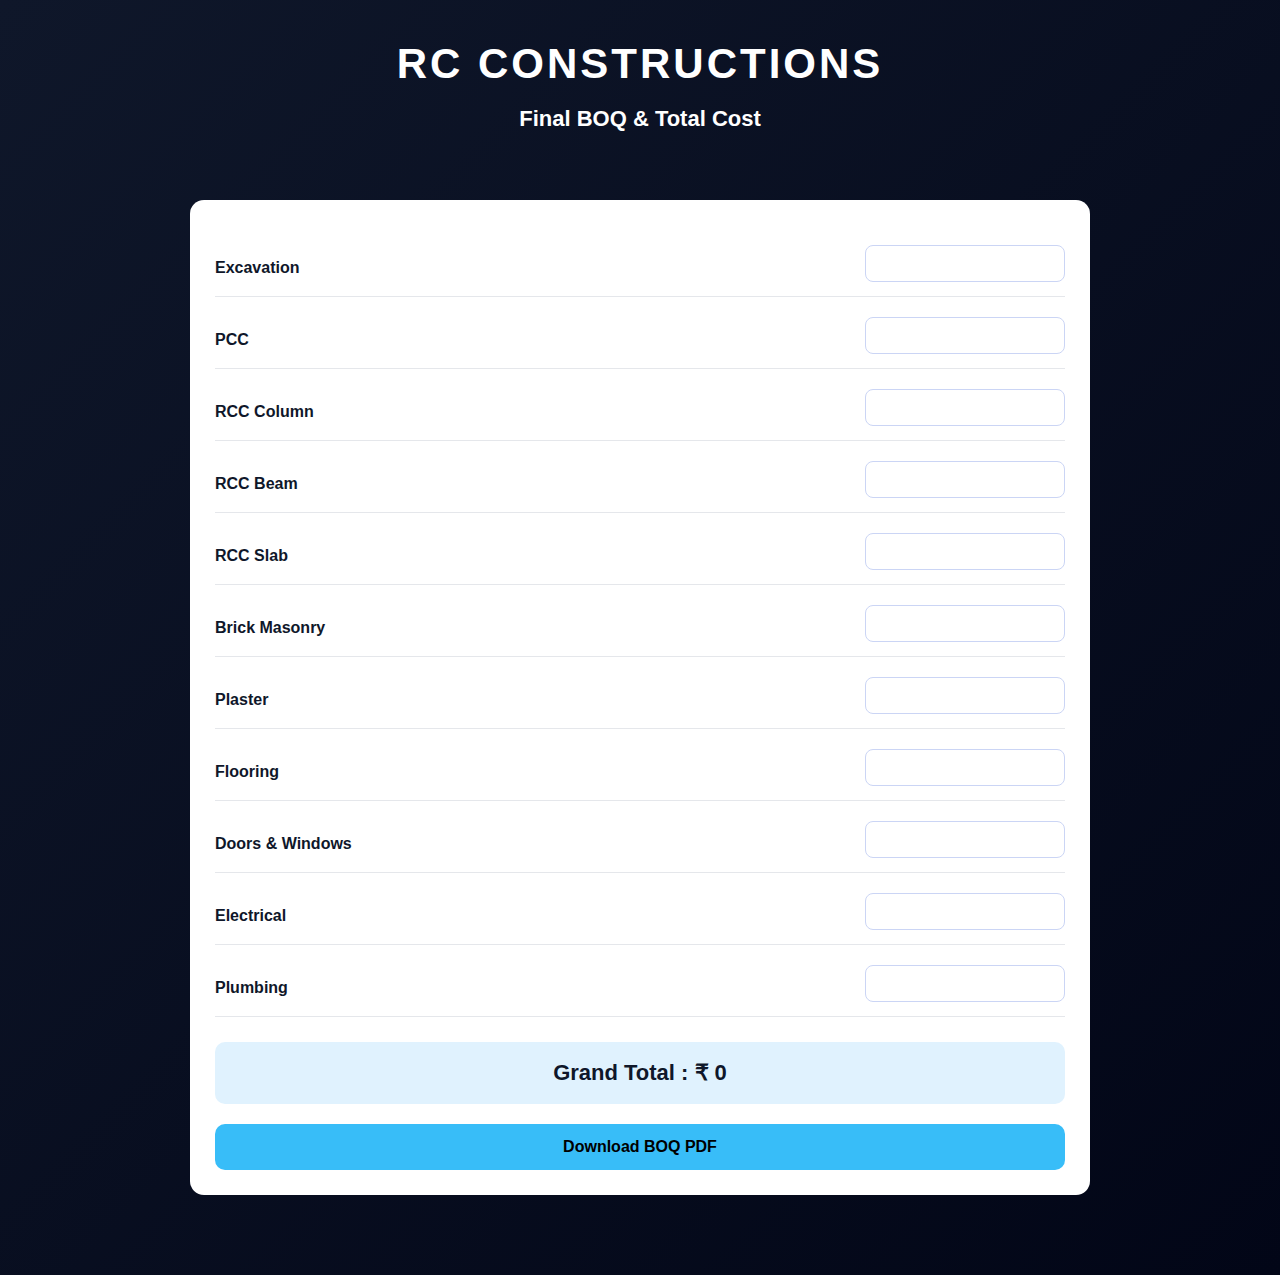
<file: estimators/boq/index.html>
<!DOCTYPE html>
<html lang="en">
<head>
<meta charset="UTF-8">
<title>Final BOQ & Total Cost</title>

<link rel="stylesheet" href="../../style.css">

<style>
.boq-box{
  background:#fff;
  max-width:900px;
  margin:auto;
  padding:25px;
  border-radius:14px;
}

.boq-row{
  display:grid;
  grid-template-columns:1fr 200px;
  gap:20px;
  align-items:center;
  padding:14px 0;
  border-bottom:1px solid #e5e7eb;
}

.boq-row:last-child{
  border-bottom:none;
}

.boq-row label{
  font-weight:600;
}

.boq-row input{
  padding:10px;
  border-radius:8px;
  border:1px solid #cbd5f5;
}

.total-box{
  margin-top:25px;
  background:#e0f2fe;
  padding:18px;
  border-radius:10px;
  font-size:22px;
  font-weight:700;
  text-align:center;
}

.download-btn{
  margin-top:20px;
  width:100%;
  padding:14px;
  border:none;
  border-radius:10px;
  font-size:16px;
  background:#38bdf8;
  cursor:pointer;
}
</style>
</head>

<body>

<header class="site-header">
  <h1>RC CONSTRUCTIONS</h1>
  <div class="page-title">
    <h2>Final BOQ & Total Cost</h2>
  </div>
</header>

<main class="container fade-in">

<div class="boq-box">

  <!-- BOQ ROWS -->
  <div class="boq-row"><label>Excavation</label><input data-key="excavationCost"></div>
  <div class="boq-row"><label>PCC</label><input data-key="pccCost"></div>
  <div class="boq-row"><label>RCC Column</label><input data-key="rccColumnCost"></div>
  <div class="boq-row"><label>RCC Beam</label><input data-key="rccBeamCost"></div>
  <div class="boq-row"><label>RCC Slab</label><input data-key="rccSlabCost"></div>
  <div class="boq-row"><label>Brick Masonry</label><input data-key="brickCost"></div>
  <div class="boq-row"><label>Plaster</label><input data-key="plasterCost"></div>
  <div class="boq-row"><label>Flooring</label><input data-key="flooringCost"></div>
  <div class="boq-row"><label>Doors & Windows</label><input data-key="doorsCost"></div>
  <div class="boq-row"><label>Electrical</label><input data-key="electricalCost"></div>
  <div class="boq-row"><label>Plumbing</label><input data-key="plumbingCost"></div>

  <div class="total-box" id="grandTotal">Grand Total : ₹ 0</div>

  <button class="download-btn" onclick="downloadPDF()">Download BOQ PDF</button>

</div>
</main>

<script>
const inputs = document.querySelectorAll("input[data-key]");

function loadValues(){
  inputs.forEach(inp=>{
    const val = localStorage.getItem(inp.dataset.key);
    if(val) inp.value = val;
  });
}

function calculateTotal(){
  let total = 0;
  inputs.forEach(inp=>{
    total += Number(inp.value || 0);
  });
  document.getElementById("grandTotal").innerText =
    "Grand Total : ₹ " + total.toLocaleString("en-IN");
}

inputs.forEach(inp=>{
  inp.addEventListener("input", ()=>{
    localStorage.setItem(inp.dataset.key, inp.value);
    calculateTotal();
  });
});

function downloadPDF(){
  window.print();
}

loadValues();
calculateTotal();
</script>

</body>
</html>
</file>
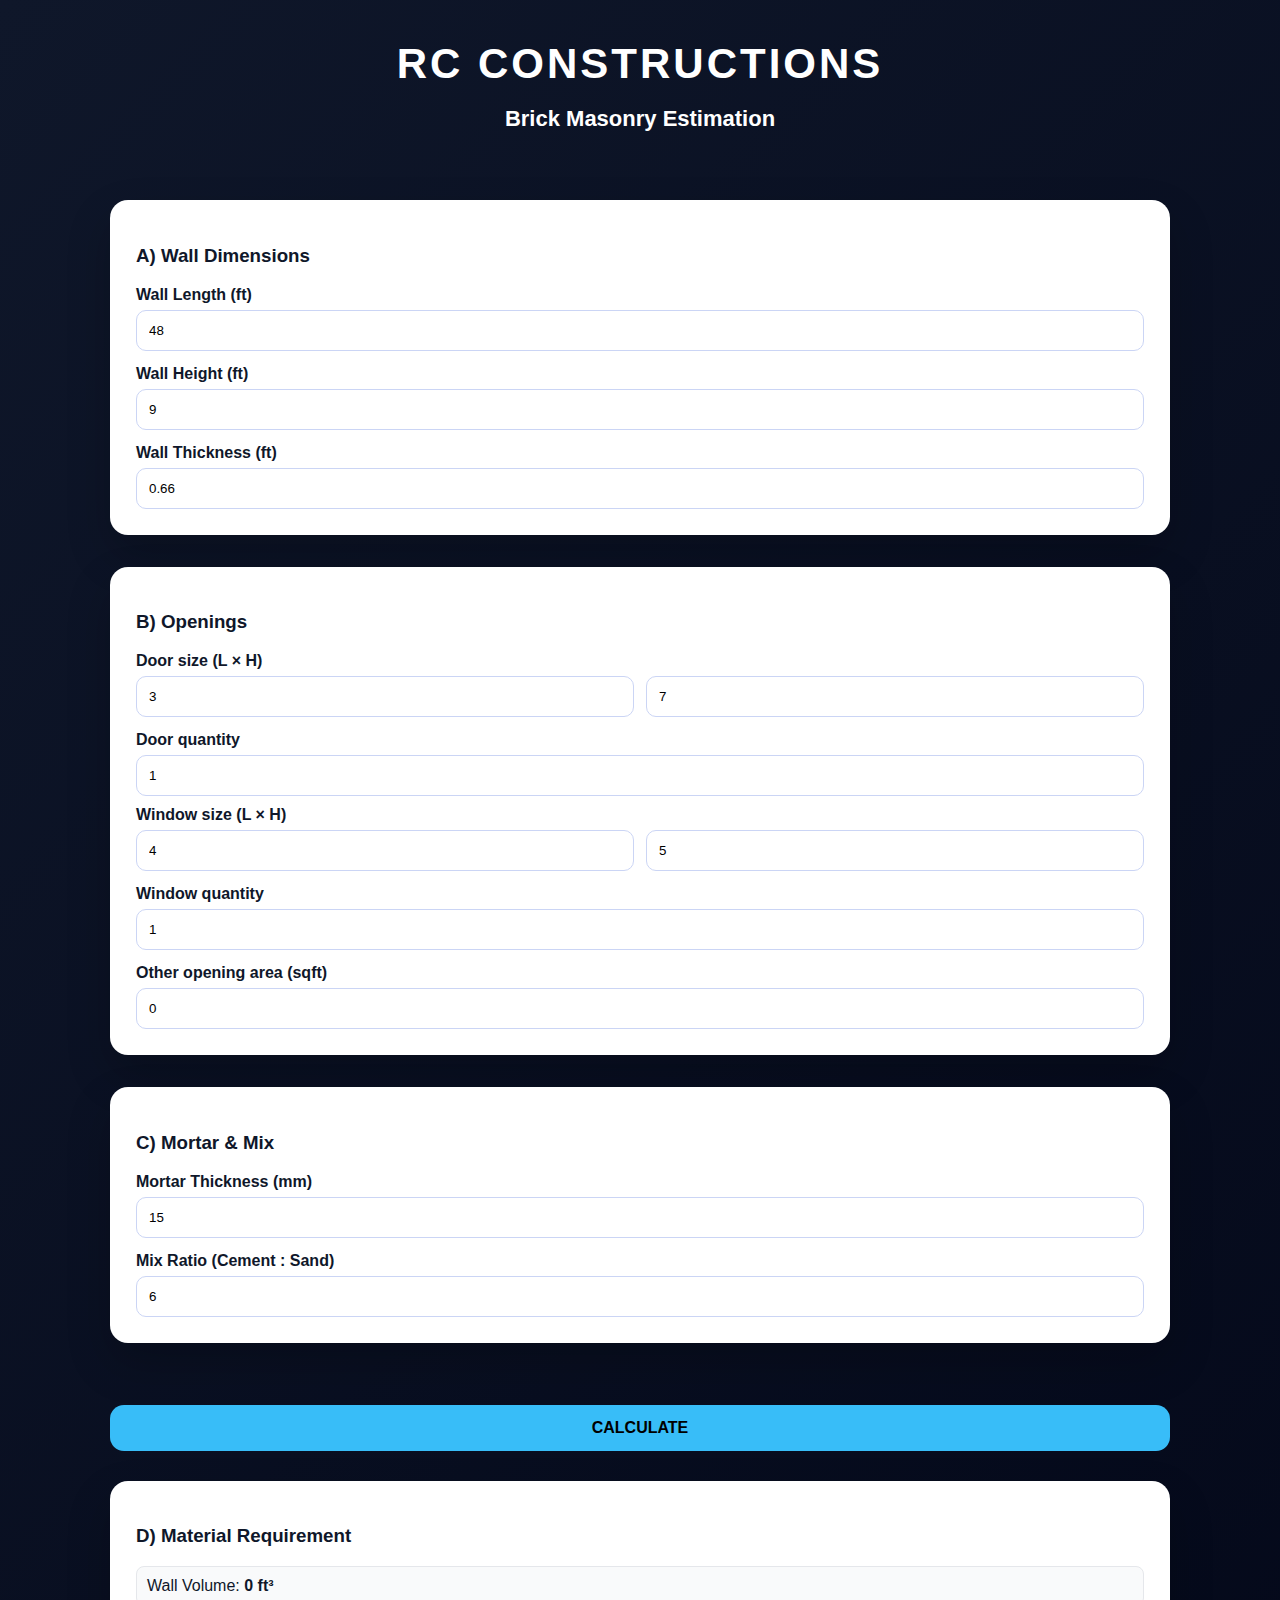
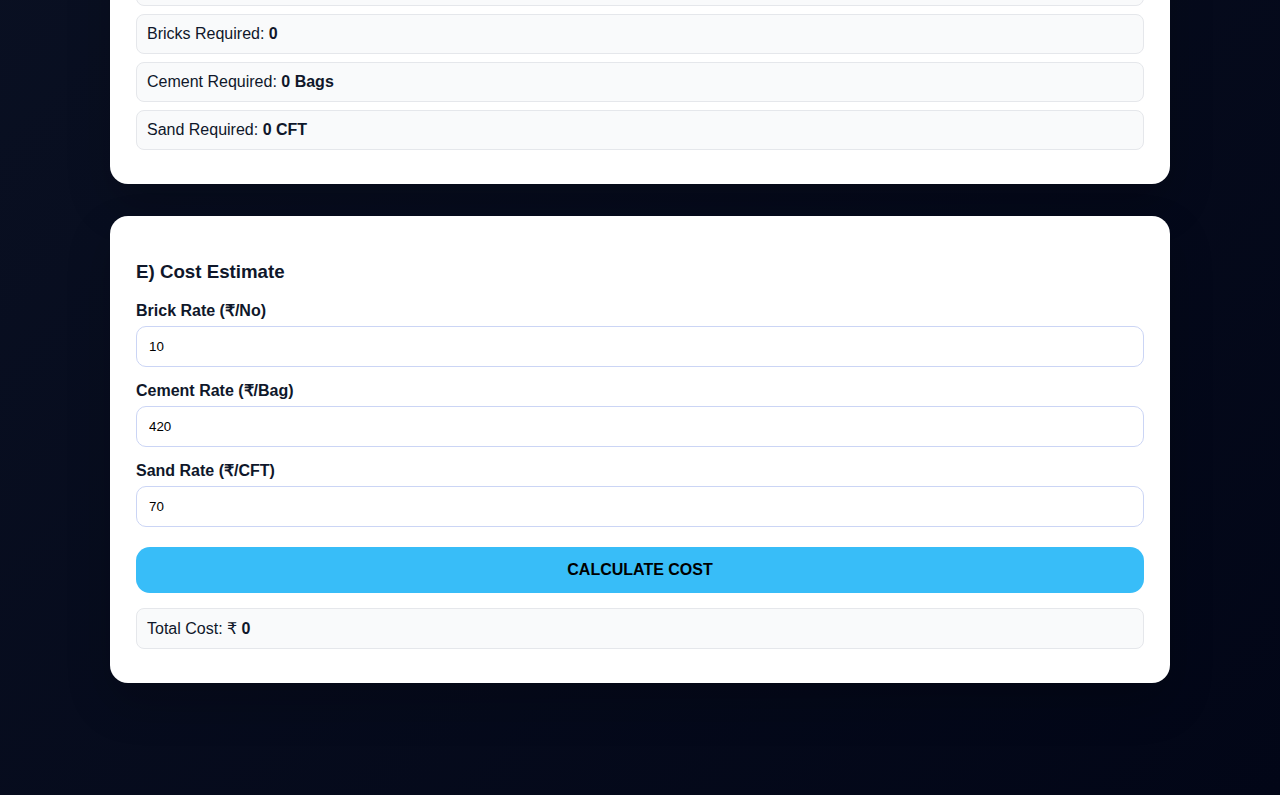
<file: estimators/brick/index.html>
<!DOCTYPE html>
<html lang="en">
<head>
<meta charset="UTF-8">
<title>Brick Masonry Estimation</title>

<link rel="stylesheet" href="../../style.css">

<style>
.section{display:block!important}
.section input{width:100%}

.opening-row{
  display:flex;
  gap:12px;
}
.opening-row input{width:50%}

.result-row{
  padding:10px;
  border:1px solid #e5e7eb;
  border-radius:8px;
  margin-bottom:8px;
  background:#f9fafb;
}

.calc-btn{margin:30px 0}
</style>
</head>

<body>

<header class="site-header">
  <h1>RC CONSTRUCTIONS</h1>
  <div class="page-title">
    <h2>Brick Masonry Estimation</h2>
  </div>
</header>

<main class="container fade-in">

<!-- A) WALL -->
<div class="card section">
<h3>A) Wall Dimensions</h3>
<label>Wall Length (ft)</label>
<input id="wallL" value="48">
<label>Wall Height (ft)</label>
<input id="wallH" value="9">
<label>Wall Thickness (ft)</label>
<input id="wallT" value="0.66">
</div>

<!-- B) OPENINGS -->
<div class="card section">
<h3>B) Openings</h3>

<label>Door size (L × H)</label>
<div class="opening-row">
<input id="doorL" value="3">
<input id="doorH" value="7">
</div>

<label>Door quantity</label>
<input id="doorQty" value="1">

<label style="margin-top:10px;">Window size (L × H)</label>
<div class="opening-row">
<input id="winL" value="4">
<input id="winH" value="5">
</div>

<label>Window quantity</label>
<input id="winQty" value="1">

<label>Other opening area (sqft)</label>
<input id="otherOpen" value="0">
</div>

<!-- C) MORTAR -->
<div class="card section">
<h3>C) Mortar & Mix</h3>
<label>Mortar Thickness (mm)</label>
<input id="mortarThk" value="15">
<label>Mix Ratio (Cement : Sand)</label>
<input id="mixRatio" value="6">
</div>

<button class="calc-btn" onclick="calculateBrick()">CALCULATE</button>

<!-- D) MATERIAL -->
<div class="card section">
<h3>D) Material Requirement</h3>

<div class="result-row">Wall Volume: <b><span id="wallVol">0</span> ft³</b></div>
<div class="result-row">Bricks Required: <b><span id="bricks">0</span></b></div>
<div class="result-row">Cement Required: <b><span id="cement">0</span> Bags</b></div>
<div class="result-row">Sand Required: <b><span id="sand">0</span> CFT</b></div>
</div>

<!-- E) COST -->
<div class="card section">
<h3>E) Cost Estimate</h3>

<label>Brick Rate (₹/No)</label>
<input id="brickRate" value="10">

<label>Cement Rate (₹/Bag)</label>
<input id="cementRate" value="420">

<label>Sand Rate (₹/CFT)</label>
<input id="sandRate" value="70">

<button style="margin-top:20px" onclick="calculateCost()">CALCULATE COST</button>

<div class="result-row" style="margin-top:15px;">
Total Cost: ₹ <b><span id="totalCost">0</span></b>
</div>
</div>

</main>

<script>
let bricksReq=0, cementReq=0, sandReq=0;

function calculateBrick(){
  const netArea =
    (wallL.value*wallH.value) -
    ((doorL.value*doorH.value*doorQty.value) +
     (winL.value*winH.value*winQty.value) +
     Number(otherOpen.value));

  const volume = netArea * wallT.value;

  bricksReq = Math.ceil(volume * 13.5);
  cementReq = Math.ceil(bricksReq * 0.02);
  sandReq = Math.ceil(bricksReq * 0.05);

  wallVol.innerText = volume.toFixed(2);
  bricks.innerText = bricksReq;
  cement.innerText = cementReq;
  sand.innerText = sandReq;
}

function calculateCost(){
  const total =
    bricksReq*brickRate.value +
    cementReq*cementRate.value +
    sandReq*sandRate.value;

  totalCost.innerText = total.toLocaleString("en-IN");

  // ✅ SEND TO BOQ
  localStorage.setItem("brickCost", total);
}
</script>

</body>
</html>
</file>
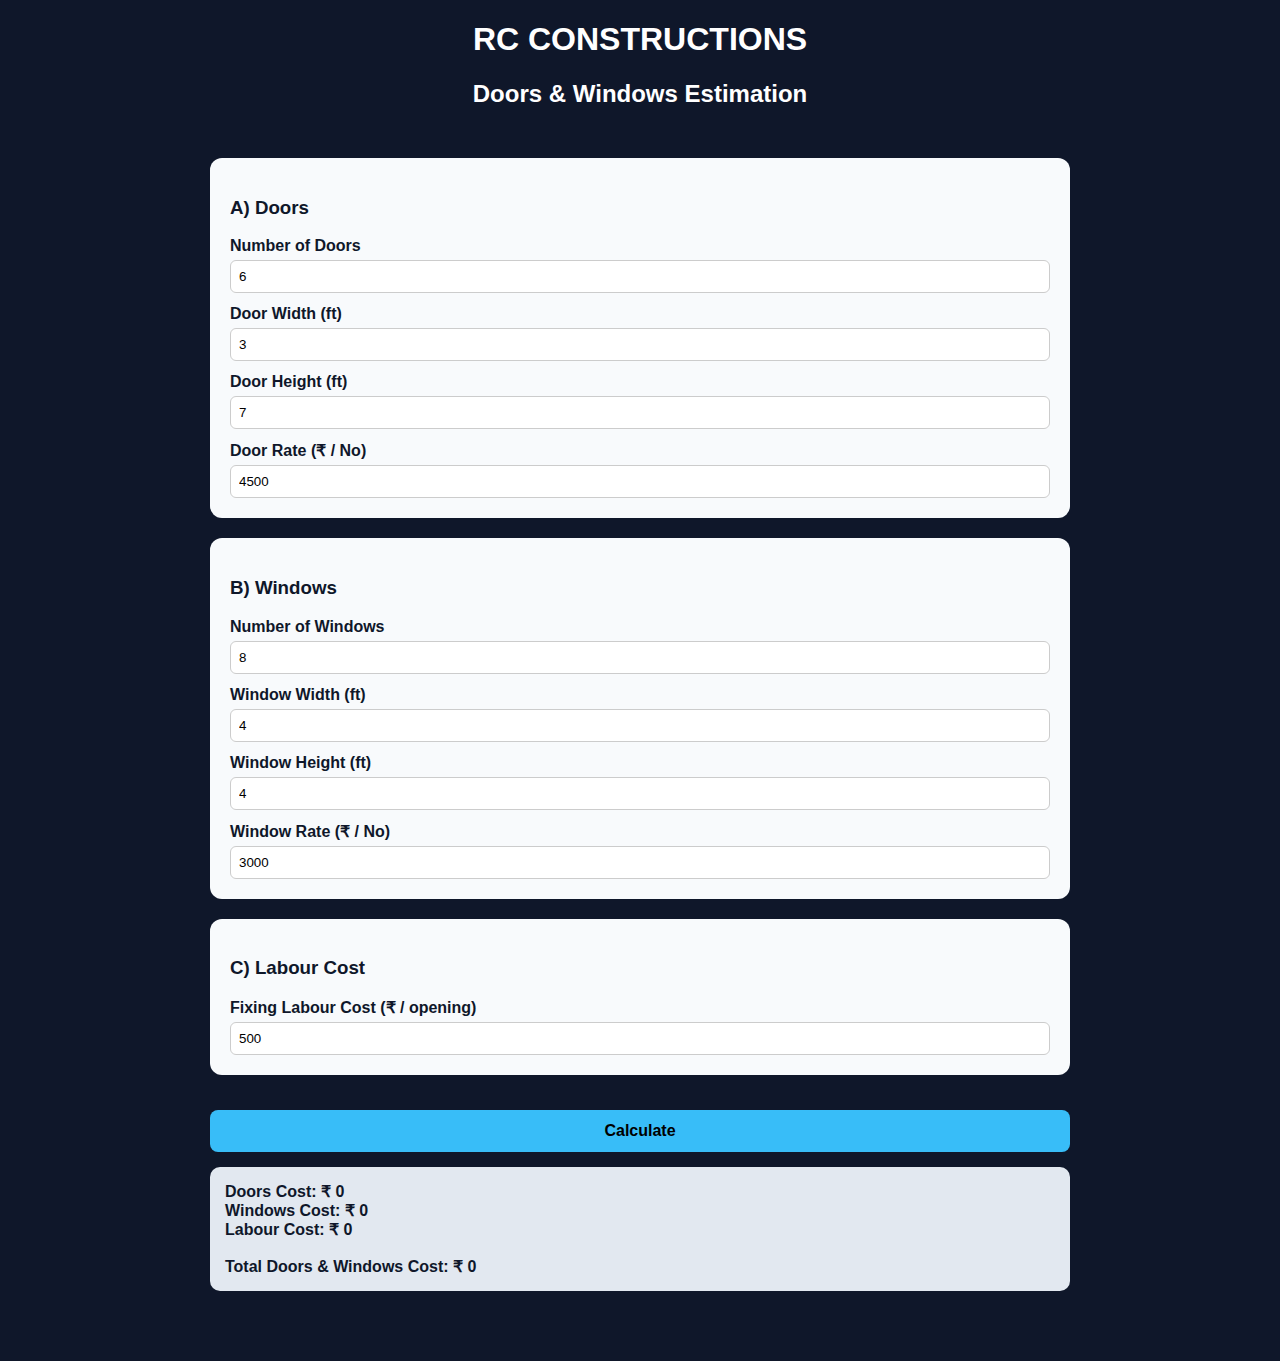
<file: estimators/doors-windows/index.html>
<!DOCTYPE html>
<html lang="en">
<head>
<meta charset="UTF-8">
<title>Doors & Windows Estimation</title>

<link rel="stylesheet" href="../../style.css">

<style>
body{
  margin:0;
  font-family: Arial, sans-serif;
  background:#0f172a;
}

h1,h2{
  color:#fff;
  text-align:center;
}

.container{
  max-width:900px;
  margin:30px auto;
}

.card{
  background:#f8fafc;
  padding:20px;
  border-radius:12px;
  margin-bottom:20px;
}

label{
  display:block;
  margin-top:12px;
  font-weight:bold;
}

input{
  width:100%;
  padding:8px;
  margin-top:5px;
  border-radius:6px;
  border:1px solid #ccc;
}

.btn{
  width:100%;
  padding:12px;
  background:#38bdf8;
  border:none;
  border-radius:8px;
  font-size:16px;
  font-weight:bold;
  cursor:pointer;
  margin-top:15px;
}

.result{
  background:#e2e8f0;
  padding:15px;
  border-radius:10px;
  margin-top:15px;
  font-weight:bold;
}
</style>
</head>

<body>

<h1>RC CONSTRUCTIONS</h1>
<h2>Doors & Windows Estimation</h2>

<div class="container">

  <!-- A) DOORS -->
  <div class="card">
    <h3>A) Doors</h3>

    <label>Number of Doors</label>
    <input type="number" id="doorCount" value="6">

    <label>Door Width (ft)</label>
    <input type="number" value="3">

    <label>Door Height (ft)</label>
    <input type="number" value="7">

    <label>Door Rate (₹ / No)</label>
    <input type="number" id="doorRate" value="4500">
  </div>

  <!-- B) WINDOWS -->
  <div class="card">
    <h3>B) Windows</h3>

    <label>Number of Windows</label>
    <input type="number" id="windowCount" value="8">

    <label>Window Width (ft)</label>
    <input type="number" value="4">

    <label>Window Height (ft)</label>
    <input type="number" value="4">

    <label>Window Rate (₹ / No)</label>
    <input type="number" id="windowRate" value="3000">
  </div>

  <!-- C) LABOUR -->
  <div class="card">
    <h3>C) Labour Cost</h3>

    <label>Fixing Labour Cost (₹ / opening)</label>
    <input type="number" id="labourRate" value="500">
  </div>

  <button class="btn" onclick="calculateDoorsWindows()">Calculate</button>

  <!-- RESULT -->
  <div class="card result">
    Doors Cost: ₹ <span id="doorsCost">0</span><br>
    Windows Cost: ₹ <span id="windowsCost">0</span><br>
    Labour Cost: ₹ <span id="labourCost">0</span><br><br>
    <strong>Total Doors & Windows Cost: ₹ <span id="totalCost">0</span></strong>
  </div>

</div>

<script>
function calculateDoorsWindows(){

  const doorCount   = Number(document.getElementById("doorCount").value || 0);
  const doorRate    = Number(document.getElementById("doorRate").value || 0);

  const windowCount = Number(document.getElementById("windowCount").value || 0);
  const windowRate  = Number(document.getElementById("windowRate").value || 0);

  const labourRate  = Number(document.getElementById("labourRate").value || 0);

  const doorsCost   = doorCount * doorRate;
  const windowsCost = windowCount * windowRate;
  const labourCost  = (doorCount + windowCount) * labourRate;

  const total = doorsCost + windowsCost + labourCost;

  document.getElementById("doorsCost").innerText   = doorsCost;
  document.getElementById("windowsCost").innerText = windowsCost;
  document.getElementById("labourCost").innerText  = labourCost;
  document.getElementById("totalCost").innerText   = total;

  // ✅ SAVE TO BOQ
  localStorage.setItem("doorsCost", total);
}
</script>

</body>
</html>
</file>
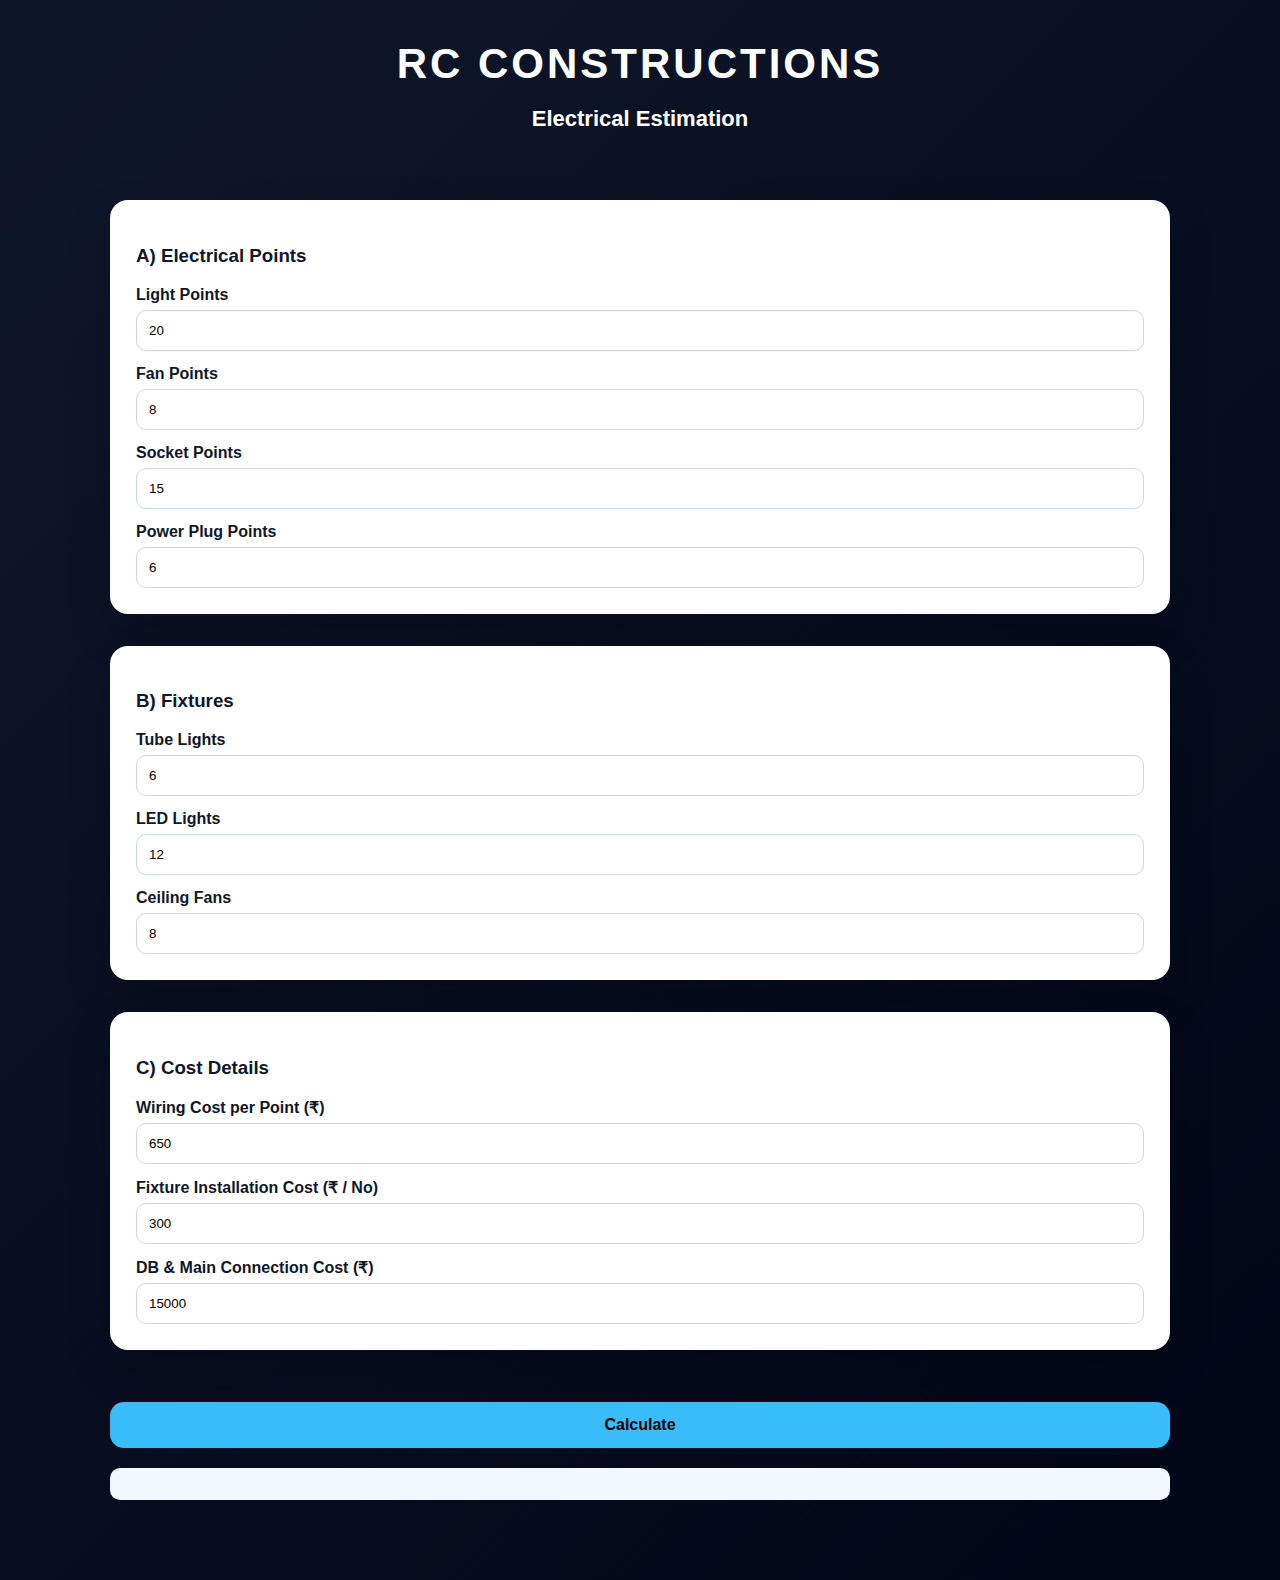
<file: estimators/electrical/index.html>
<!DOCTYPE html>
<html lang="en">
<head>
<meta charset="UTF-8">
<title>Electrical Estimation</title>

<link rel="stylesheet" href="../../style.css">

<style>
.result-box{
  background:#f1f8ff;
  padding:16px;
  margin-top:20px;
  border-radius:10px;
  font-weight:600;
}
</style>
</head>

<body>

<header class="site-header">
  <h1>RC CONSTRUCTIONS</h1>
  <div class="page-title">
    <h2>Electrical Estimation</h2>
  </div>
</header>

<main class="container fade-in">

<div class="card">

  <!-- A) ELECTRICAL POINTS -->
  <div class="section">
    <h3>A) Electrical Points</h3>

    <label>Light Points</label>
    <input type="number" id="lightPoints" value="20">

    <label>Fan Points</label>
    <input type="number" id="fanPoints" value="8">

    <label>Socket Points</label>
    <input type="number" id="socketPoints" value="15">

    <label>Power Plug Points</label>
    <input type="number" id="powerPoints" value="6">
  </div>

  <!-- B) FIXTURES -->
  <div class="section">
    <h3>B) Fixtures</h3>

    <label>Tube Lights</label>
    <input type="number" id="tubeLights" value="6">

    <label>LED Lights</label>
    <input type="number" id="ledLights" value="12">

    <label>Ceiling Fans</label>
    <input type="number" id="ceilingFans" value="8">
  </div>

  <!-- C) COST DETAILS -->
  <div class="section">
    <h3>C) Cost Details</h3>

    <label>Wiring Cost per Point (₹)</label>
    <input type="number" id="wiringRate" value="650">

    <label>Fixture Installation Cost (₹ / No)</label>
    <input type="number" id="fixtureRate" value="300">

    <label>DB & Main Connection Cost (₹)</label>
    <input type="number" id="dbCost" value="15000">
  </div>

  <button onclick="calculateElectrical()">Calculate</button>

  <div id="result" class="result-box"></div>

</div>

</main>

<script>
function calculateElectrical(){

  const lightPoints = +document.getElementById("lightPoints").value;
  const fanPoints = +document.getElementById("fanPoints").value;
  const socketPoints = +document.getElementById("socketPoints").value;
  const powerPoints = +document.getElementById("powerPoints").value;

  const tubeLights = +document.getElementById("tubeLights").value;
  const ledLights = +document.getElementById("ledLights").value;
  const ceilingFans = +document.getElementById("ceilingFans").value;

  const wiringRate = +document.getElementById("wiringRate").value;
  const fixtureRate = +document.getElementById("fixtureRate").value;
  const dbCost = +document.getElementById("dbCost").value;

  const totalPoints =
    lightPoints + fanPoints + socketPoints + powerPoints;

  const wiringCost = totalPoints * wiringRate;

  const totalFixtures =
    tubeLights + ledLights + ceilingFans;

  const fixtureCost = totalFixtures * fixtureRate;

  const total = wiringCost + fixtureCost + dbCost;

  document.getElementById("result").innerHTML = `
    Wiring Cost: ₹${wiringCost.toLocaleString("en-IN")}<br>
    Fixture Installation Cost: ₹${fixtureCost.toLocaleString("en-IN")}<br>
    DB & Main Connection: ₹${dbCost.toLocaleString("en-IN")}<br><br>
    <b>Total Electrical Cost: ₹${total.toLocaleString("en-IN")}</b>
  `;

  /* ✅ SAVE TO BOQ */
  localStorage.setItem("electricalCost", total);
}
</script>

</body>
</html>
</file>
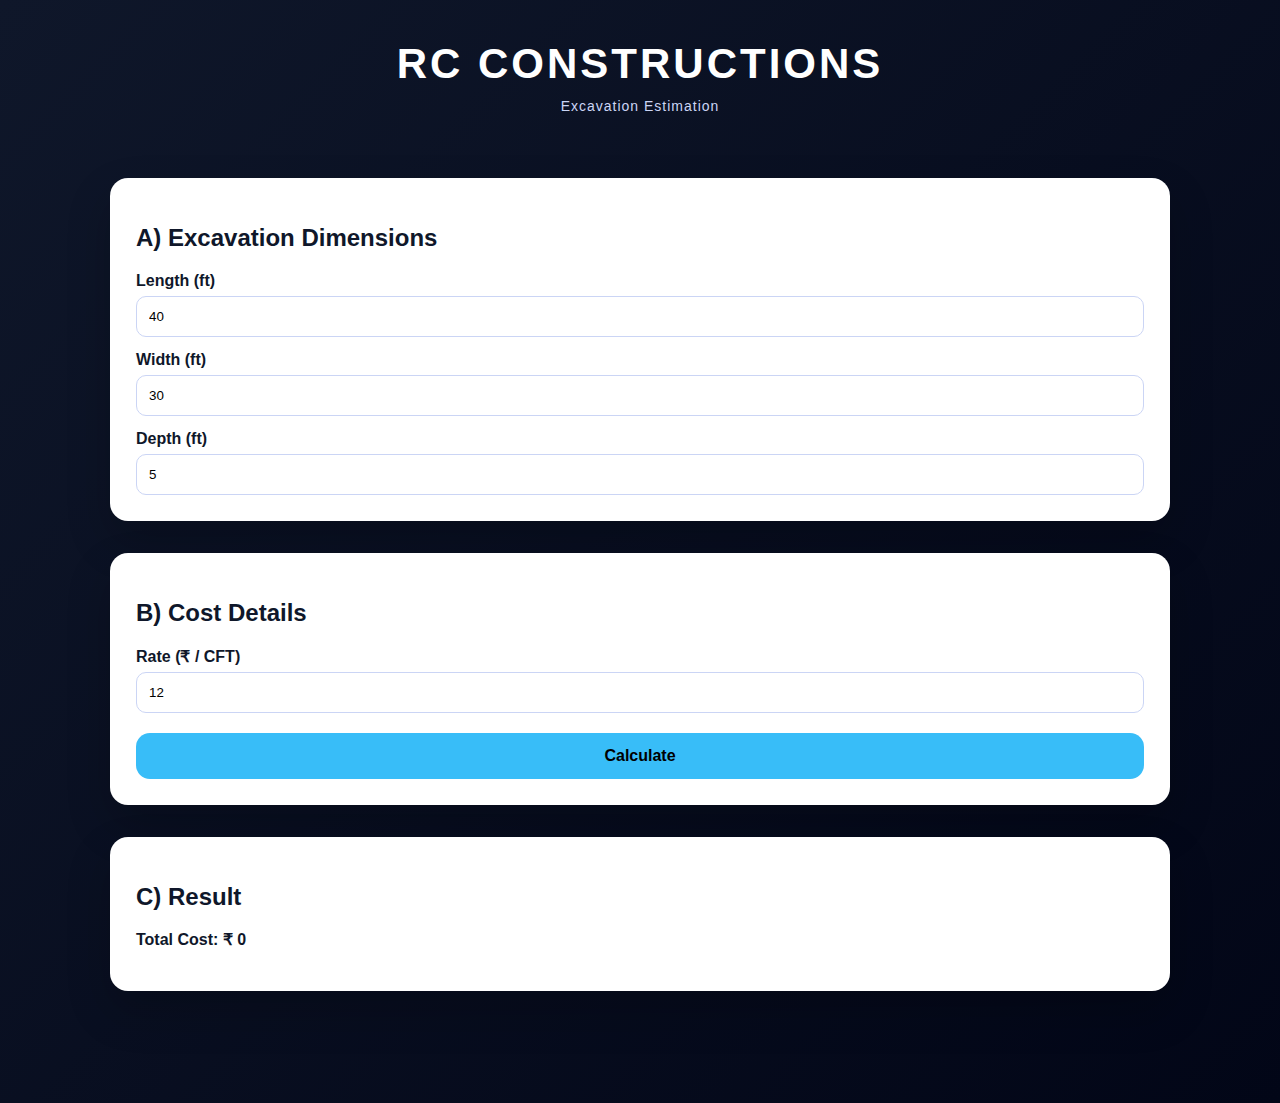
<file: estimators/excavation/index.html>
<!DOCTYPE html>
<html lang="en">
<head>
<meta charset="UTF-8">
<title>Excavation Estimation</title>
<link rel="stylesheet" href="../../style.css">
</head>

<body>

<header class="site-header">
  <h1>RC CONSTRUCTIONS</h1>
  <p>Excavation Estimation</p>
</header>

<div class="container">

  <div class="section">
    <h2>A) Excavation Dimensions</h2>

    <label>Length (ft)</label>
    <input id="length" value="40">

    <label>Width (ft)</label>
    <input id="width" value="30">

    <label>Depth (ft)</label>
    <input id="depth" value="5">
  </div>

  <div class="section">
    <h2>B) Cost Details</h2>

    <label>Rate (₹ / CFT)</label>
    <input id="rate" value="12">

    <button onclick="calculate()">Calculate</button>
  </div>

  <div class="section">
    <h2>C) Result</h2>
    <p><strong>Total Cost: ₹ <span id="total">0</span></strong></p>
  </div>

</div>

<script>
function calculate() {
  const L = Number(document.getElementById("length").value);
  const W = Number(document.getElementById("width").value);
  const D = Number(document.getElementById("depth").value);
  const rate = Number(document.getElementById("rate").value);

  const volume = L * W * D;
  const totalCost = volume * rate;

  document.getElementById("total").innerText = totalCost.toFixed(2);

  // ✅ THIS IS THE MOST IMPORTANT LINE
  localStorage.setItem("excavationCost", totalCost.toFixed(2));
}
</script>

</body>
</html>
</file>
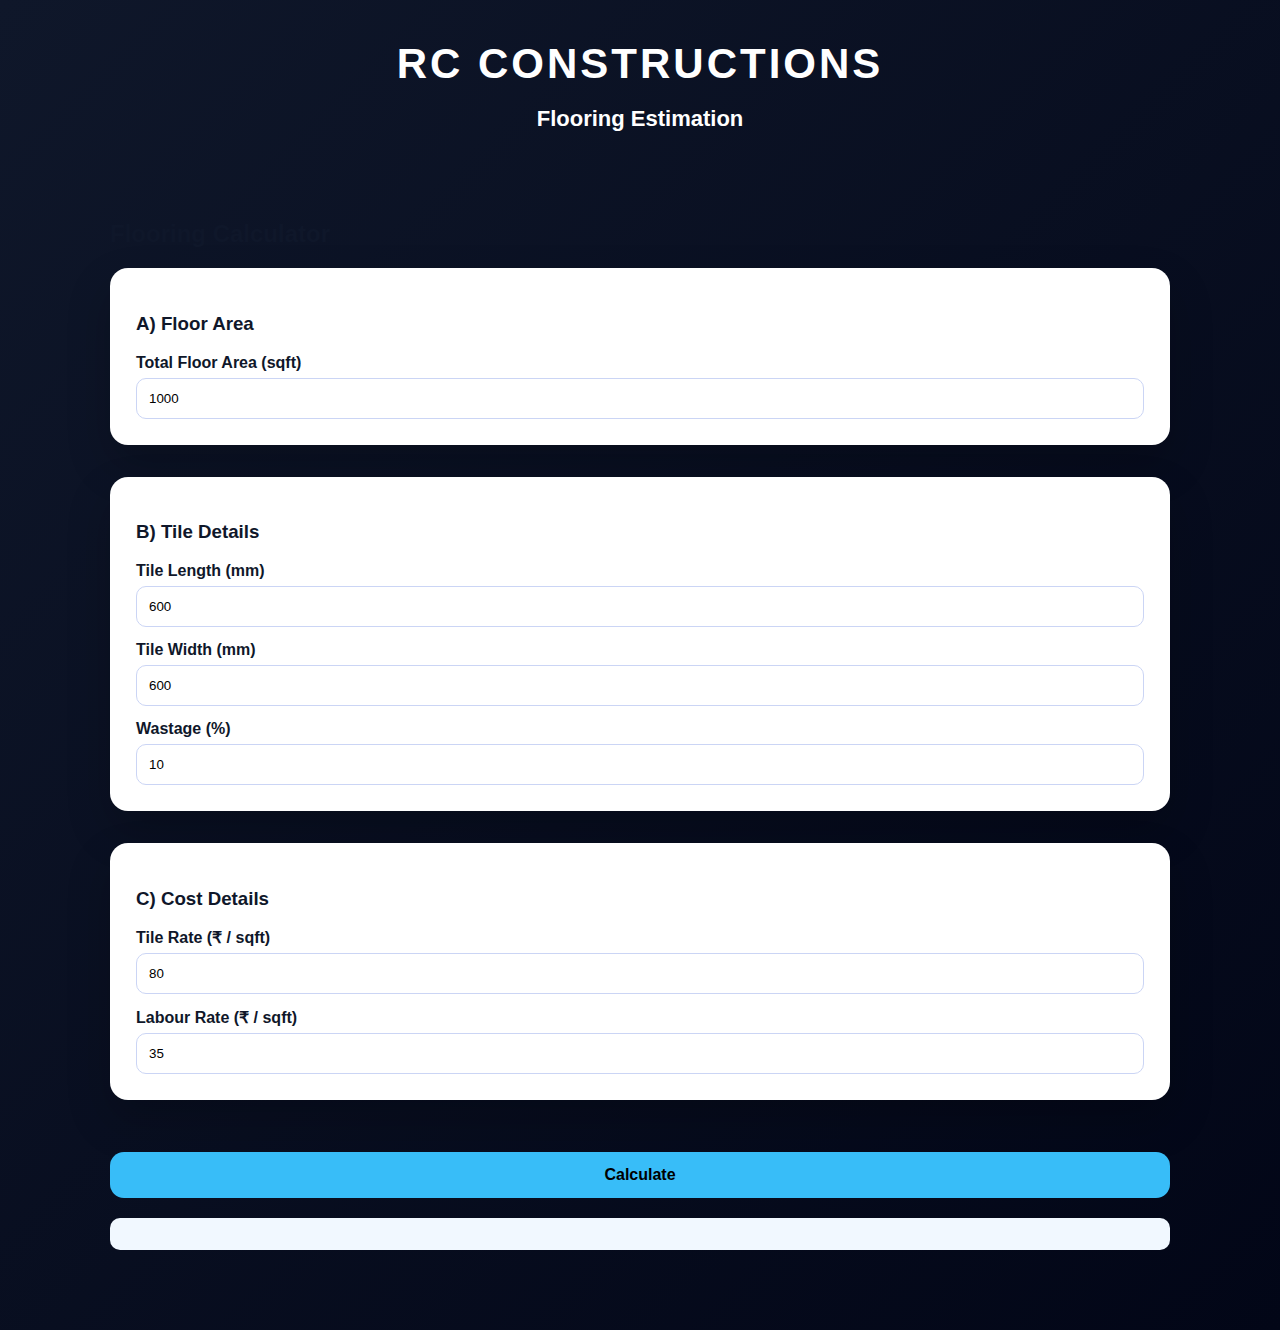
<file: estimators/flooring/index.html>
<!DOCTYPE html>
<html lang="en">
<head>
<meta charset="UTF-8">
<title>Flooring Estimation</title>

<link rel="stylesheet" href="../../style.css">

<style>
.result-box{
  background:#f1f8ff;
  padding:16px;
  margin-top:20px;
  border-radius:10px;
  font-weight:600;
}
</style>
</head>

<body>

<header class="site-header">
  <h1>RC CONSTRUCTIONS</h1>
  <div class="page-title">
    <h2>Flooring Estimation</h2>
  </div>
</header>

<main class="container fade-in">

<div class="card">
  <h2>Flooring Calculator</h2>
</div>

<div class="card">

<!-- A -->
<div class="section">
  <h3>A) Floor Area</h3>
  <label>Total Floor Area (sqft)</label>
  <input type="number" id="area" value="1000">
</div>

<!-- B -->
<div class="section">
  <h3>B) Tile Details</h3>

  <label>Tile Length (mm)</label>
  <input type="number" id="tileL" value="600">

  <label>Tile Width (mm)</label>
  <input type="number" id="tileW" value="600">

  <label>Wastage (%)</label>
  <input type="number" id="waste" value="10">
</div>

<!-- C -->
<div class="section">
  <h3>C) Cost Details</h3>

  <label>Tile Rate (₹ / sqft)</label>
  <input type="number" id="tileRate" value="80">

  <label>Labour Rate (₹ / sqft)</label>
  <input type="number" id="labourRate" value="35">
</div>

<button onclick="calculateFlooring()">Calculate</button>

<div id="result" class="result-box"></div>

</div>
</main>

<script>
function calculateFlooring(){
  const area = +document.getElementById("area").value;
  const waste = +document.getElementById("waste").value;
  const tileRate = +document.getElementById("tileRate").value;
  const labourRate = +document.getElementById("labourRate").value;

  const totalArea = area * (1 + waste/100);

  const totalCost =
    (totalArea * tileRate) +
    (area * labourRate);

  document.getElementById("result").innerHTML = `
    Area with Wastage: ${totalArea.toFixed(1)} sqft<br><br>
    <b>Total Cost: ₹ ${totalCost.toFixed(0)}</b>
  `;

  /* 🔥 SAVE TO BOQ */
  localStorage.setItem("flooringCost", totalCost.toFixed(0));
}
</script>

</body>
</html>
</file>
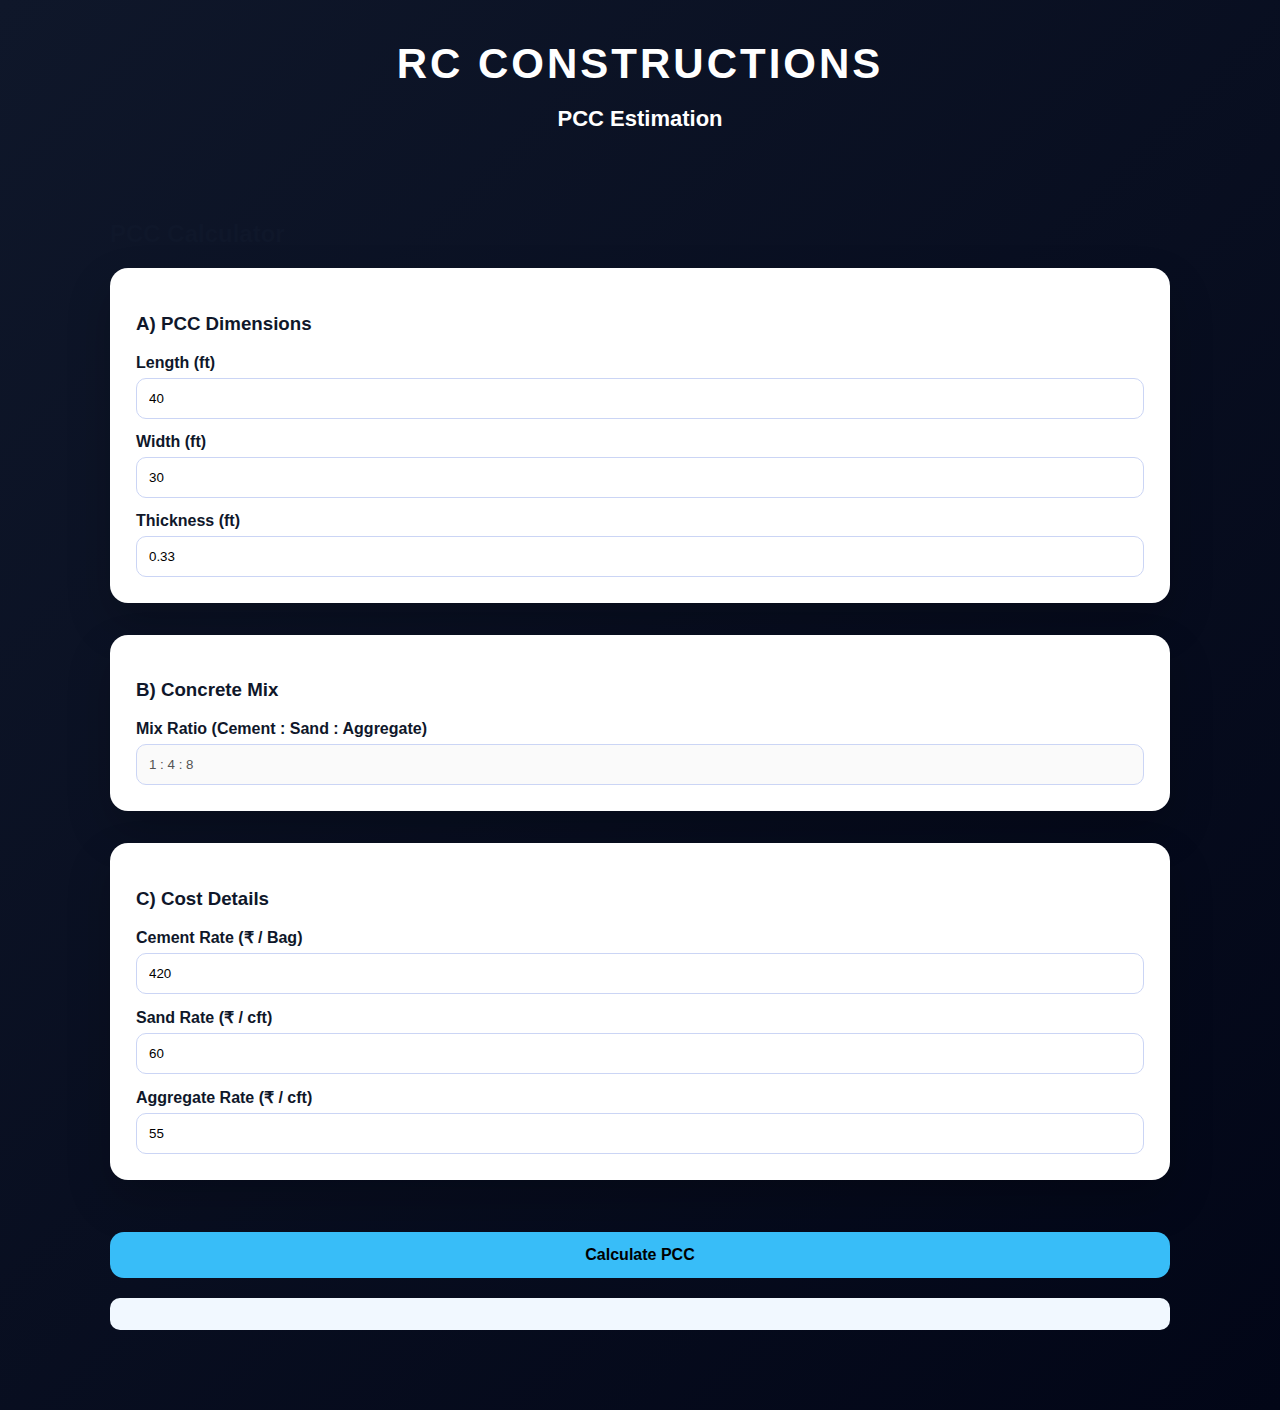
<file: estimators/pcc/index.html>
<!DOCTYPE html>
<html lang="en">
<head>
<meta charset="UTF-8">
<title>PCC Calculator</title>

<!-- MAIN SITE UI -->
<link rel="stylesheet" href="../../style.css">

<style>
.result-box{
  background:#f1f8ff;
  padding:16px;
  margin-top:20px;
  border-radius:10px;
  font-weight:600;
}
</style>
</head>

<body>

<header class="site-header">
  <h1>RC CONSTRUCTIONS</h1>

  <div class="page-title">
    <h2>PCC Estimation</h2>
  </div>
</header>

<main class="container fade-in">

  <div class="card">
    <h2>PCC Calculator</h2>
  </div>

  <div class="card">

    <!-- A) PCC DIMENSIONS -->
    <div class="section">
      <h3>A) PCC Dimensions</h3>

      <label>Length (ft)</label>
      <input type="number" id="L" value="40">

      <label>Width (ft)</label>
      <input type="number" id="W" value="30">

      <label>Thickness (ft)</label>
      <input type="number" id="T" value="0.33">
    </div>

    <!-- B) CONCRETE MIX -->
    <div class="section">
      <h3>B) Concrete Mix</h3>

      <label>Mix Ratio (Cement : Sand : Aggregate)</label>
      <input type="text" value="1 : 4 : 8" disabled>
    </div>

    <!-- C) COST DETAILS -->
    <div class="section">
      <h3>C) Cost Details</h3>

      <label>Cement Rate (₹ / Bag)</label>
      <input type="number" id="cementRate" value="420">

      <label>Sand Rate (₹ / cft)</label>
      <input type="number" id="sandRate" value="60">

      <label>Aggregate Rate (₹ / cft)</label>
      <input type="number" id="aggRate" value="55">
    </div>

    <button onclick="calculatePCC()">Calculate PCC</button>

    <div id="result" class="result-box"></div>

  </div>
</main>

<script>
function calculatePCC(){

  const L = Number(document.getElementById("L").value);
  const W = Number(document.getElementById("W").value);
  const T = Number(document.getElementById("T").value);

  const cementRate = Number(document.getElementById("cementRate").value);
  const sandRate = Number(document.getElementById("sandRate").value);
  const aggRate = Number(document.getElementById("aggRate").value);

  if(!L || !W || !T){
    document.getElementById("result").innerHTML = "⚠️ Enter all dimension values";
    return;
  }

  const volumeCft = L * W * T;
  const volumeCum = volumeCft / 35.3147;

  /* PCC (1:4:8) STANDARD */
  const cementBags = volumeCum * 6.4;
  const sandCft = volumeCft * 0.44;
  const aggCft = volumeCft * 0.88;

  const totalCost =
    (cementBags * cementRate) +
    (sandCft * sandRate) +
    (aggCft * aggRate);

  /* ✅ AUTO SEND TO BOQ */
  localStorage.setItem("pccCost", totalCost.toFixed(0));

  document.getElementById("result").innerHTML = `
    PCC Volume : <b>${volumeCft.toFixed(2)} cft</b><br>
    PCC Volume : <b>${volumeCum.toFixed(2)} m³</b><br><br>

    Cement : ${cementBags.toFixed(2)} bags<br>
    Sand : ${sandCft.toFixed(2)} cft<br>
    Aggregate : ${aggCft.toFixed(2)} cft<br><br>

    PCC Cost : <b>₹ ${totalCost.toFixed(0)}</b><br>
    ✅ Added to Final BOQ
  `;
}
</script>

</body>
</html>
</file>
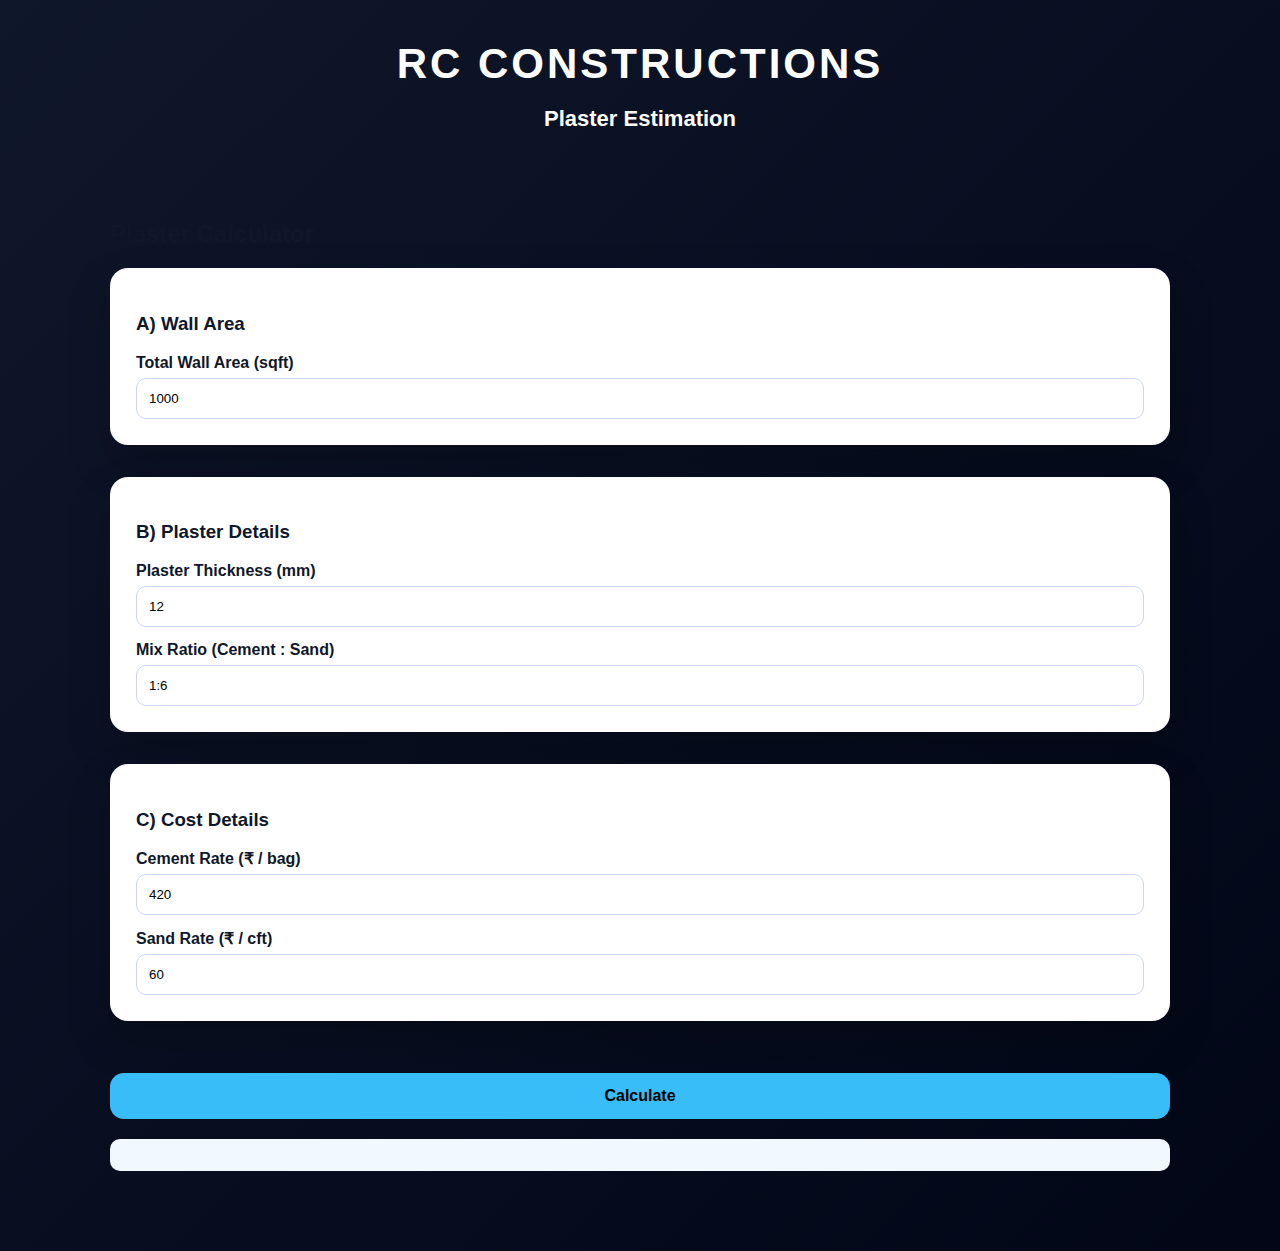
<file: estimators/plaster/index.html>
<!DOCTYPE html>
<html lang="en">
<head>
<meta charset="UTF-8">
<title>Plaster Estimation</title>

<link rel="stylesheet" href="../../style.css">

<style>
.result-box{
  background:#f1f8ff;
  padding:16px;
  margin-top:20px;
  border-radius:10px;
  font-weight:600;
}
</style>
</head>

<body>

<header class="site-header">
  <h1>RC CONSTRUCTIONS</h1>
  <div class="page-title">
    <h2>Plaster Estimation</h2>
  </div>
</header>

<main class="container fade-in">

<div class="card">
  <h2>Plaster Calculator</h2>
</div>

<div class="card">

<!-- A -->
<div class="section">
  <h3>A) Wall Area</h3>
  <label>Total Wall Area (sqft)</label>
  <input type="number" id="area" value="1000">
</div>

<!-- B -->
<div class="section">
  <h3>B) Plaster Details</h3>

  <label>Plaster Thickness (mm)</label>
  <input type="number" id="thickness" value="12">

  <label>Mix Ratio (Cement : Sand)</label>
  <input type="text" id="ratio" value="1:6">
</div>

<!-- C -->
<div class="section">
  <h3>C) Cost Details</h3>

  <label>Cement Rate (₹ / bag)</label>
  <input type="number" id="cementRate" value="420">

  <label>Sand Rate (₹ / cft)</label>
  <input type="number" id="sandRate" value="60">
</div>

<button onclick="calculatePlaster()">Calculate</button>

<div id="result" class="result-box"></div>

</div>
</main>

<script>
function calculatePlaster(){
  const area = +document.getElementById("area").value;
  const thickness = +document.getElementById("thickness").value / 1000;
  const cementRate = +document.getElementById("cementRate").value;
  const sandRate = +document.getElementById("sandRate").value;

  const volume = area * thickness * 10.764;
  const cementBags = volume * 0.35;
  const sandCft = volume * 1.15;

  const totalCost =
    (cementBags * cementRate) +
    (sandCft * sandRate);

  document.getElementById("result").innerHTML = `
    Cement: ${cementBags.toFixed(1)} Bags<br>
    Sand: ${sandCft.toFixed(1)} CFT<br><br>
    <b>Total Cost: ₹ ${totalCost.toFixed(0)}</b>
  `;

  /* 🔥 SAVE TO BOQ */
  localStorage.setItem("plasterCost", totalCost.toFixed(0));
}
</script>

</body>
</html>
</file>
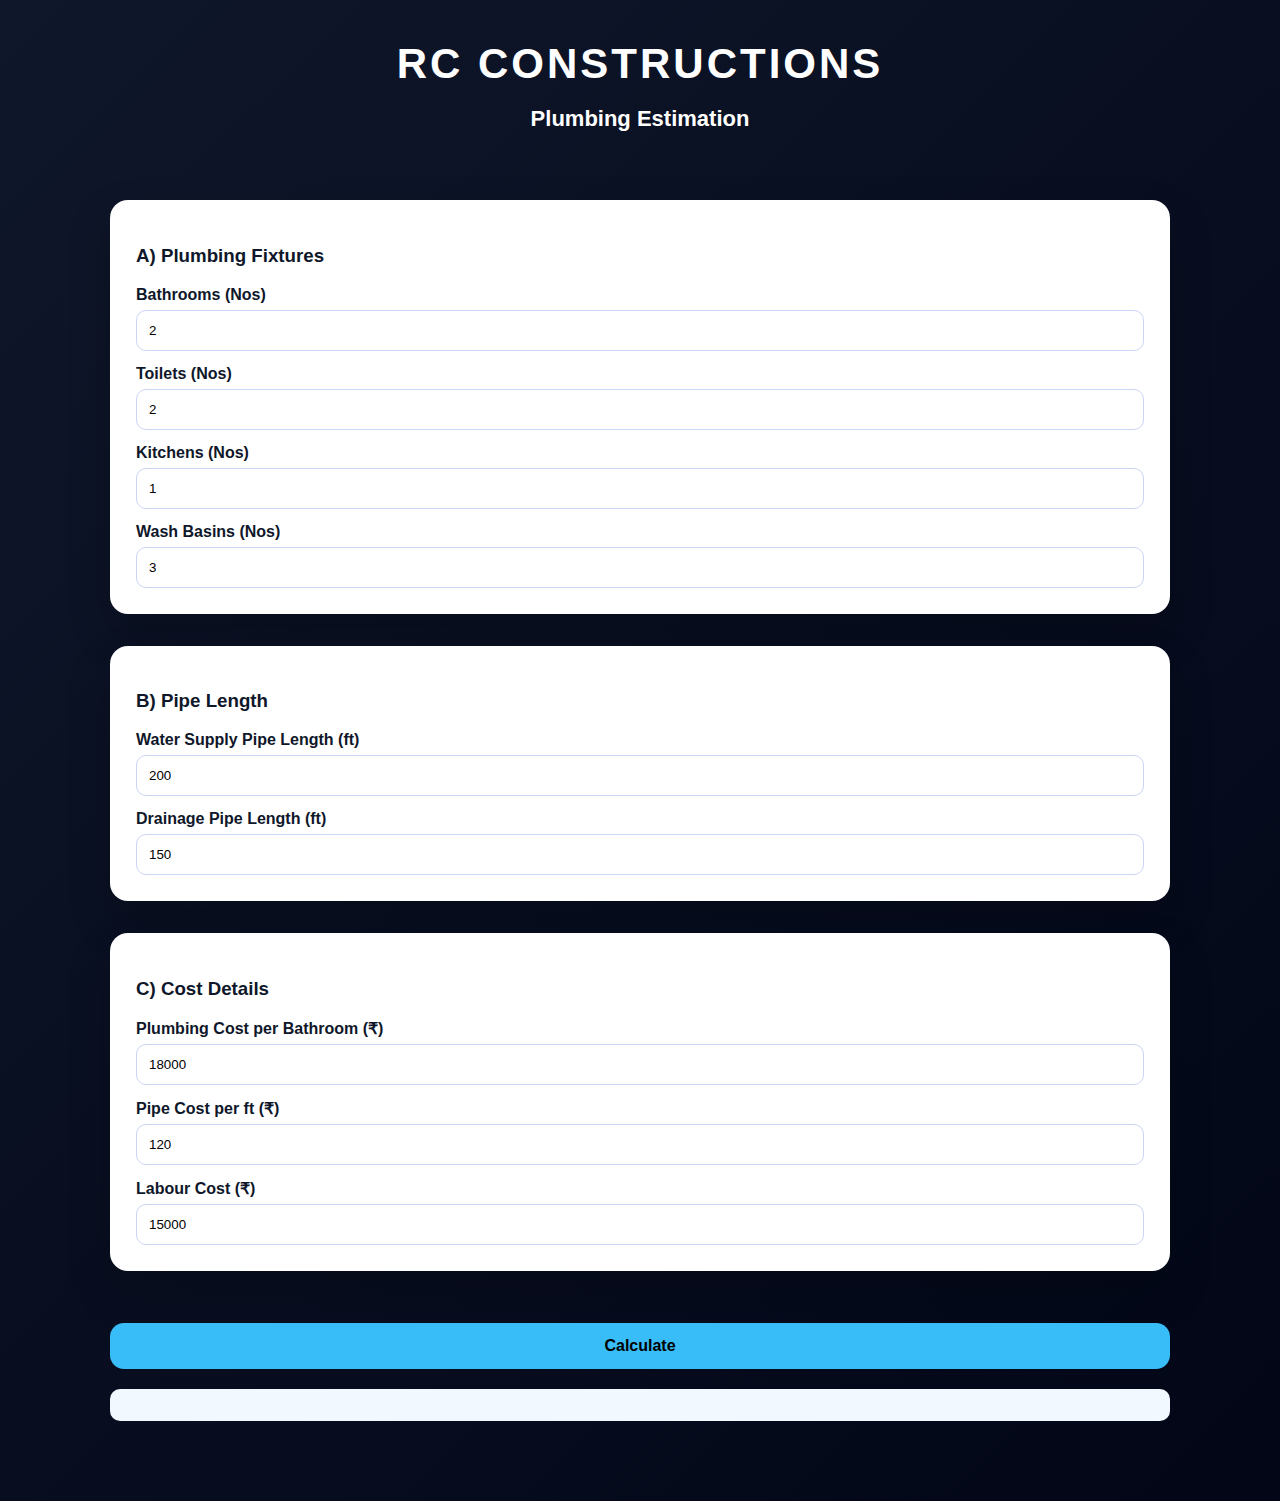
<file: estimators/plumbing/index.html>
<!DOCTYPE html>
<html lang="en">
<head>
<meta charset="UTF-8">
<title>Plumbing Estimation</title>

<link rel="stylesheet" href="../../style.css">

<style>
.result-box{
  background:#f1f8ff;
  padding:16px;
  margin-top:20px;
  border-radius:10px;
  font-weight:600;
}
</style>
</head>

<body>

<header class="site-header">
  <h1>RC CONSTRUCTIONS</h1>
  <div class="page-title">
    <h2>Plumbing Estimation</h2>
  </div>
</header>

<main class="container fade-in">

<div class="card">

  <!-- A) PLUMBING FIXTURES -->
  <div class="section">
    <h3>A) Plumbing Fixtures</h3>

    <label>Bathrooms (Nos)</label>
    <input type="number" id="bathrooms" value="2">

    <label>Toilets (Nos)</label>
    <input type="number" id="toilets" value="2">

    <label>Kitchens (Nos)</label>
    <input type="number" id="kitchens" value="1">

    <label>Wash Basins (Nos)</label>
    <input type="number" id="basins" value="3">
  </div>

  <!-- B) PIPE LENGTH -->
  <div class="section">
    <h3>B) Pipe Length</h3>

    <label>Water Supply Pipe Length (ft)</label>
    <input type="number" id="waterPipe" value="200">

    <label>Drainage Pipe Length (ft)</label>
    <input type="number" id="drainPipe" value="150">
  </div>

  <!-- C) COST DETAILS -->
  <div class="section">
    <h3>C) Cost Details</h3>

    <label>Plumbing Cost per Bathroom (₹)</label>
    <input type="number" id="bathroomRate" value="18000">

    <label>Pipe Cost per ft (₹)</label>
    <input type="number" id="pipeRate" value="120">

    <label>Labour Cost (₹)</label>
    <input type="number" id="labourCost" value="15000">
  </div>

  <button onclick="calculatePlumbing()">Calculate</button>

  <div id="result" class="result-box"></div>

</div>

</main>

<script>
function calculatePlumbing(){

  const bathrooms = +document.getElementById("bathrooms").value;
  const waterPipe = +document.getElementById("waterPipe").value;
  const drainPipe = +document.getElementById("drainPipe").value;

  const bathroomRate = +document.getElementById("bathroomRate").value;
  const pipeRate = +document.getElementById("pipeRate").value;
  const labourCost = +document.getElementById("labourCost").value;

  const bathroomCost = bathrooms * bathroomRate;
  const pipeCost = (waterPipe + drainPipe) * pipeRate;

  const total = bathroomCost + pipeCost + labourCost;

  document.getElementById("result").innerHTML = `
    Bathroom Plumbing Cost: ₹${bathroomCost.toLocaleString("en-IN")}<br>
    Pipe Cost: ₹${pipeCost.toLocaleString("en-IN")}<br>
    Labour Cost: ₹${labourCost.toLocaleString("en-IN")}<br><br>
    <b>Total Plumbing Cost: ₹${total.toLocaleString("en-IN")}</b>
  `;

  /* ✅ SAVE TO BOQ */
  localStorage.setItem("plumbingCost", total);
}
</script>

</body>
</html>
</file>
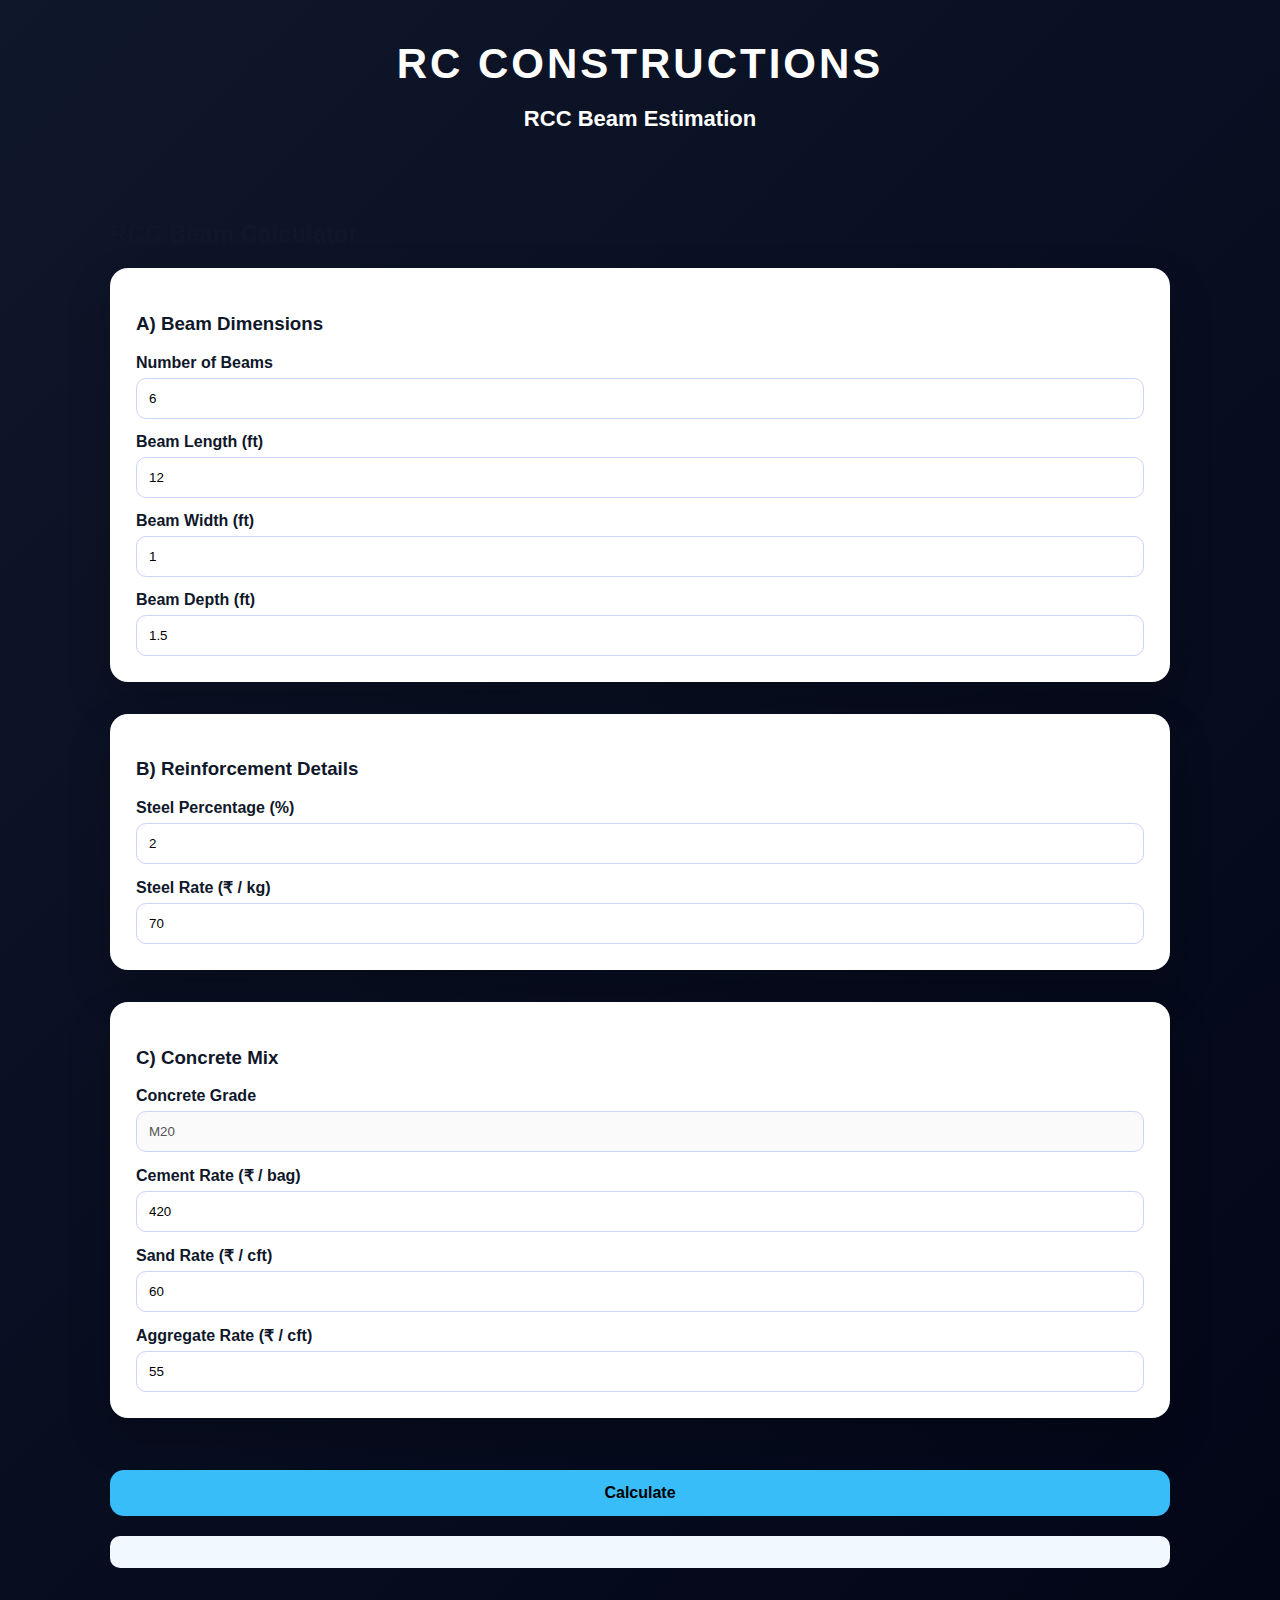
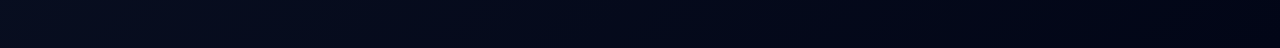
<file: estimators/rcc-beam/index.html>
<!DOCTYPE html>
<html lang="en">
<head>
<meta charset="UTF-8">
<title>RCC Beam Calculator</title>

<link rel="stylesheet" href="../../style.css">

<style>
.result-box{
  background:#f1f8ff;
  padding:16px;
  margin-top:20px;
  border-radius:10px;
  font-weight:600;
}
</style>
</head>

<body>

<header class="site-header">
  <h1>RC CONSTRUCTIONS</h1>
  <div class="page-title">
    <h2>RCC Beam Estimation</h2>
  </div>
</header>

<main class="container fade-in">

  <div class="card">
    <h2>RCC Beam Calculator</h2>
  </div>

  <div class="card">

    <!-- A) BEAM DIMENSIONS -->
    <div class="section">
      <h3>A) Beam Dimensions</h3>

      <label>Number of Beams</label>
      <input type="number" id="nos" value="6">

      <label>Beam Length (ft)</label>
      <input type="number" id="L" value="12">

      <label>Beam Width (ft)</label>
      <input type="number" id="W" value="1">

      <label>Beam Depth (ft)</label>
      <input type="number" id="D" value="1.5">
    </div>

    <!-- B) REINFORCEMENT -->
    <div class="section">
      <h3>B) Reinforcement Details</h3>

      <label>Steel Percentage (%)</label>
      <input type="number" id="steelPercent" value="2">

      <label>Steel Rate (₹ / kg)</label>
      <input type="number" id="steelRate" value="70">
    </div>

    <!-- C) CONCRETE MIX -->
    <div class="section">
      <h3>C) Concrete Mix</h3>

      <label>Concrete Grade</label>
      <input type="text" value="M20" disabled>

      <label>Cement Rate (₹ / bag)</label>
      <input type="number" id="cementRate" value="420">

      <label>Sand Rate (₹ / cft)</label>
      <input type="number" id="sandRate" value="60">

      <label>Aggregate Rate (₹ / cft)</label>
      <input type="number" id="aggRate" value="55">
    </div>

    <button onclick="calculateBeam()">Calculate</button>

    <div id="result" class="result-box"></div>

  </div>
</main>

<script>
function calculateBeam(){

  const nos = +document.getElementById("nos").value;
  const L = +document.getElementById("L").value;
  const W = +document.getElementById("W").value;
  const D = +document.getElementById("D").value;

  const steelPercent = +document.getElementById("steelPercent").value;
  const steelRate = +document.getElementById("steelRate").value;

  const cementRate = +document.getElementById("cementRate").value;
  const sandRate = +document.getElementById("sandRate").value;
  const aggRate = +document.getElementById("aggRate").value;

  const volumeCft = nos * L * W * D;
  const volumeCum = volumeCft / 35.3147;

  const steelKg = volumeCum * 7850 * (steelPercent / 100);
  const steelCost = steelKg * steelRate;

  const cementBags = volumeCum * 8;
  const cementCost = cementBags * cementRate;

  const sandCft = volumeCft * 0.5;
  const sandCost = sandCft * sandRate;

  const aggCft = volumeCft * 1;
  const aggCost = aggCft * aggRate;

  const totalCost = steelCost + cementCost + sandCost + aggCost;

  // SAVE TO BOQ
  localStorage.setItem("rccBeamCost", Math.round(totalCost));

  document.getElementById("result").innerHTML = `
    Concrete Volume: <b>${volumeCum.toFixed(2)} m³</b><br><br>

    Steel: ${steelKg.toFixed(1)} kg = ₹${steelCost.toFixed(0)}<br>
    Cement: ${cementBags.toFixed(1)} bags = ₹${cementCost.toFixed(0)}<br>
    Sand Cost: ₹${sandCost.toFixed(0)}<br>
    Aggregate Cost: ₹${aggCost.toFixed(0)}<br><br>

    <b>Total RCC Beam Cost: ₹${totalCost.toFixed(0)}</b>
  `;
}
</script>

</body>
</html>
</file>
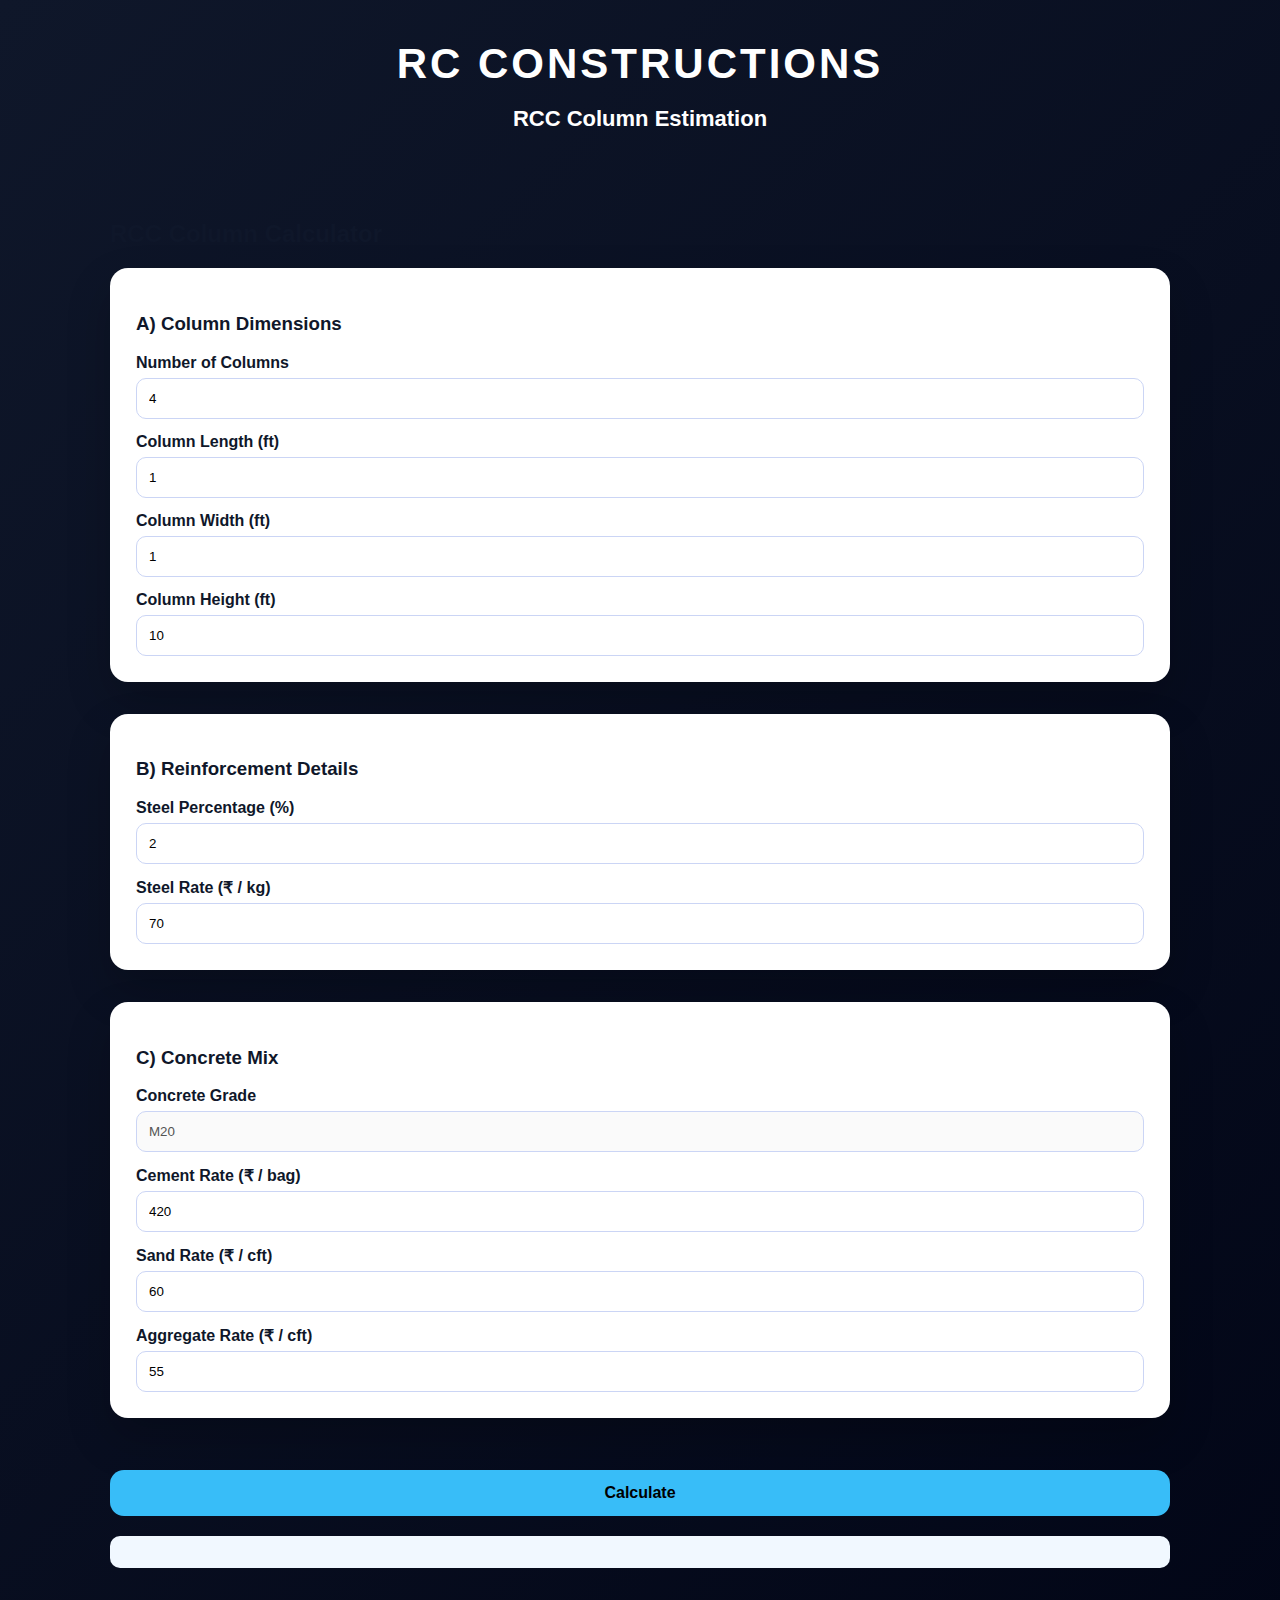
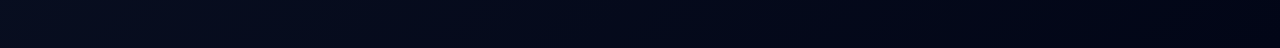
<file: estimators/rcc-column/index.html>
<!DOCTYPE html>
<html lang="en">
<head>
<meta charset="UTF-8">
<title>RCC Column Calculator</title>

<!-- Main site UI -->
<link rel="stylesheet" href="../../style.css">

<style>
.result-box{
  background:#f1f8ff;
  padding:16px;
  margin-top:20px;
  border-radius:10px;
  font-weight:600;
}
</style>
</head>

<body>

<header class="site-header">
  <h1>RC CONSTRUCTIONS</h1>

  <div class="page-title">
    <h2>RCC Column Estimation</h2>
  </div>
</header>

<main class="container fade-in">

  <div class="card">
    <h2>RCC Column Calculator</h2>
  </div>

  <div class="card">

    <!-- A) COLUMN DIMENSIONS -->
    <div class="section">
      <h3>A) Column Dimensions</h3>

      <label>Number of Columns</label>
      <input type="number" id="nos" value="4">

      <label>Column Length (ft)</label>
      <input type="number" id="L" value="1">

      <label>Column Width (ft)</label>
      <input type="number" id="W" value="1">

      <label>Column Height (ft)</label>
      <input type="number" id="H" value="10">
    </div>

    <!-- B) REINFORCEMENT -->
    <div class="section">
      <h3>B) Reinforcement Details</h3>

      <label>Steel Percentage (%)</label>
      <input type="number" id="steelPercent" value="2">

      <label>Steel Rate (₹ / kg)</label>
      <input type="number" id="steelRate" value="70">
    </div>

    <!-- C) CONCRETE MIX -->
    <div class="section">
      <h3>C) Concrete Mix</h3>

      <label>Concrete Grade</label>
      <input type="text" value="M20" disabled>

      <label>Cement Rate (₹ / bag)</label>
      <input type="number" id="cementRate" value="420">

      <label>Sand Rate (₹ / cft)</label>
      <input type="number" id="sandRate" value="60">

      <label>Aggregate Rate (₹ / cft)</label>
      <input type="number" id="aggRate" value="55">
    </div>

    <button onclick="calculateColumn()">Calculate</button>

    <div id="result" class="result-box"></div>

  </div>
</main>

<script>
function calculateColumn(){

  const nos = +document.getElementById("nos").value;
  const L = +document.getElementById("L").value;
  const W = +document.getElementById("W").value;
  const H = +document.getElementById("H").value;

  const steelPercent = +document.getElementById("steelPercent").value;
  const steelRate = +document.getElementById("steelRate").value;

  const cementRate = +document.getElementById("cementRate").value;
  const sandRate = +document.getElementById("sandRate").value;
  const aggRate = +document.getElementById("aggRate").value;

  if(!nos || !L || !W || !H){
    document.getElementById("result").innerHTML = "Enter all values";
    return;
  }

  // Volume
  const volumeCft = nos * L * W * H;
  const volumeCum = volumeCft / 35.3147;

  // Steel
  const steelKg = volumeCum * 7850 * (steelPercent / 100);
  const steelCost = steelKg * steelRate;

  // Concrete material constants (M20 approx)
  const cementBags = volumeCum * 8;
  const sandCft = volumeCum * 15;
  const aggCft = volumeCum * 30;

  const cementCost = cementBags * cementRate;
  const sandCost = sandCft * sandRate;
  const aggCost = aggCft * aggRate;

  const totalCost = steelCost + cementCost + sandCost + aggCost;

  // ✅ SAVE TO BOQ (THIS IS THE KEY POINT)
  localStorage.setItem("rccColumnCost", totalCost.toFixed(0));

  document.getElementById("result").innerHTML = `
    Concrete Volume: <b>${volumeCum.toFixed(2)} m³</b><br><br>

    Steel: ${steelKg.toFixed(1)} kg (₹ ${steelCost.toFixed(0)})<br>
    Cement: ${cementBags.toFixed(1)} bags (₹ ${cementCost.toFixed(0)})<br>
    Sand Cost: ₹ ${sandCost.toFixed(0)}<br>
    Aggregate Cost: ₹ ${aggCost.toFixed(0)}<br><br>

    <b>Total RCC Column Cost: ₹ ${totalCost.toFixed(0)}</b>
  `;
}
</script>

</body>
</html>
</file>
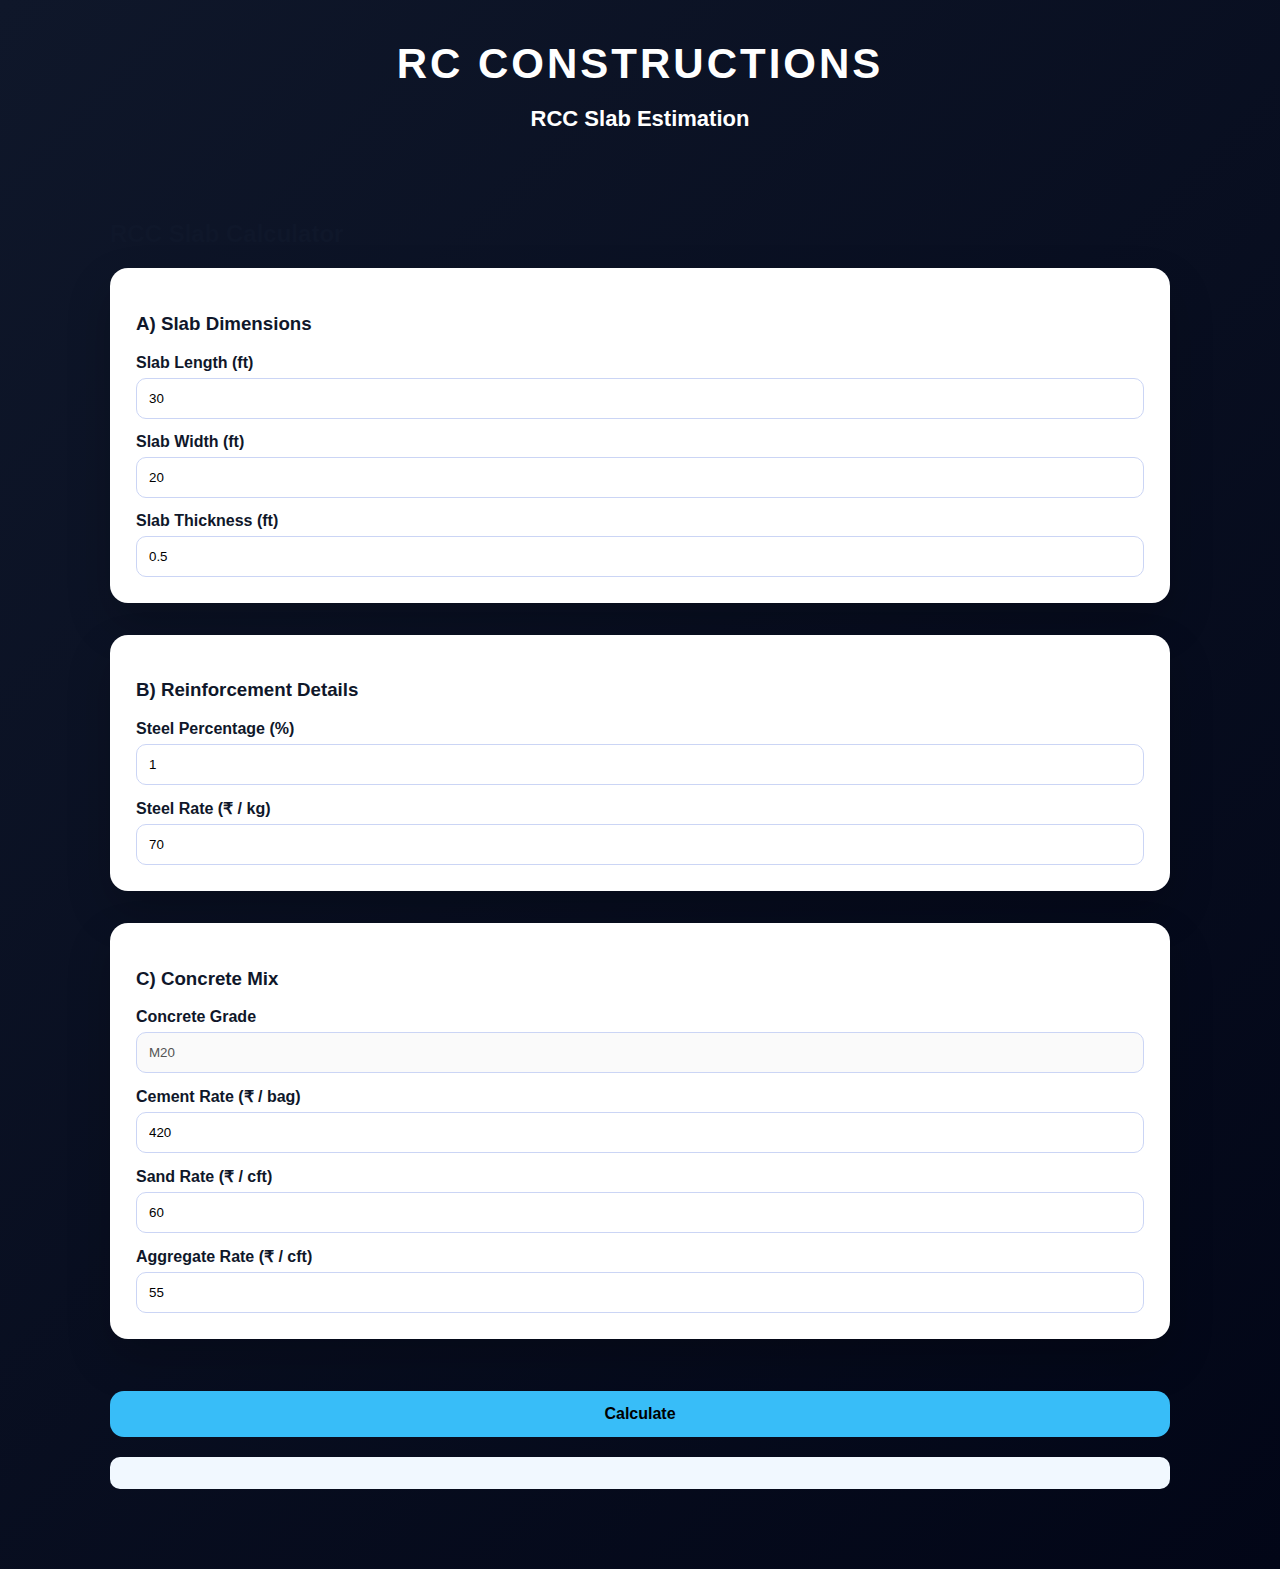
<file: estimators/rcc-slab/index.html>
<!DOCTYPE html>
<html lang="en">
<head>
<meta charset="UTF-8">
<title>RCC Slab Calculator</title>

<link rel="stylesheet" href="../../style.css">

<style>
.result-box{
  background:#f1f8ff;
  padding:16px;
  margin-top:20px;
  border-radius:10px;
  font-weight:600;
}
</style>
</head>

<body>

<header class="site-header">
  <h1>RC CONSTRUCTIONS</h1>
  <div class="page-title">
    <h2>RCC Slab Estimation</h2>
  </div>
</header>

<main class="container fade-in">

  <div class="card">
    <h2>RCC Slab Calculator</h2>
  </div>

  <div class="card">

    <!-- A) SLAB DIMENSIONS -->
    <div class="section">
      <h3>A) Slab Dimensions</h3>

      <label>Slab Length (ft)</label>
      <input type="number" id="L" value="30">

      <label>Slab Width (ft)</label>
      <input type="number" id="W" value="20">

      <label>Slab Thickness (ft)</label>
      <input type="number" id="T" value="0.5">
    </div>

    <!-- B) REINFORCEMENT -->
    <div class="section">
      <h3>B) Reinforcement Details</h3>

      <label>Steel Percentage (%)</label>
      <input type="number" id="steelPercent" value="1">

      <label>Steel Rate (₹ / kg)</label>
      <input type="number" id="steelRate" value="70">
    </div>

    <!-- C) CONCRETE MIX -->
    <div class="section">
      <h3>C) Concrete Mix</h3>

      <label>Concrete Grade</label>
      <input type="text" value="M20" disabled>

      <label>Cement Rate (₹ / bag)</label>
      <input type="number" id="cementRate" value="420">

      <label>Sand Rate (₹ / cft)</label>
      <input type="number" id="sandRate" value="60">

      <label>Aggregate Rate (₹ / cft)</label>
      <input type="number" id="aggRate" value="55">
    </div>

    <button onclick="calculateSlab()">Calculate</button>

    <div id="result" class="result-box"></div>

  </div>
</main>

<script>
function calculateSlab(){

  const L = +document.getElementById("L").value;
  const W = +document.getElementById("W").value;
  const T = +document.getElementById("T").value;

  const steelPercent = +document.getElementById("steelPercent").value;
  const steelRate = +document.getElementById("steelRate").value;

  const cementRate = +document.getElementById("cementRate").value;
  const sandRate = +document.getElementById("sandRate").value;
  const aggRate = +document.getElementById("aggRate").value;

  if(!L || !W || !T){
    document.getElementById("result").innerHTML = "Enter all values";
    return;
  }

  // Volume
  const volumeCft = L * W * T;
  const volumeCum = volumeCft / 35.3147;

  // Steel
  const steelKg = volumeCum * 7850 * (steelPercent / 100);
  const steelCost = steelKg * steelRate;

  // Concrete materials (M20 approx)
  const cementBags = volumeCum * 8;
  const cementCost = cementBags * cementRate;

  const sandCft = volumeCft * 0.45;
  const sandCost = sandCft * sandRate;

  const aggCft = volumeCft * 0.9;
  const aggCost = aggCft * aggRate;

  const totalCost = steelCost + cementCost + sandCost + aggCost;

  // SAVE TO BOQ
  localStorage.setItem("rccSlabCost", Math.round(totalCost));

  document.getElementById("result").innerHTML = `
    Concrete Volume: <b>${volumeCum.toFixed(2)} m³</b><br><br>

    Steel: ${steelKg.toFixed(1)} kg = ₹${steelCost.toFixed(0)}<br>
    Cement: ${cementBags.toFixed(1)} bags = ₹${cementCost.toFixed(0)}<br>
    Sand Cost: ₹${sandCost.toFixed(0)}<br>
    Aggregate Cost: ₹${aggCost.toFixed(0)}<br><br>

    <b>Total RCC Slab Cost: ₹${totalCost.toFixed(0)}</b>
  `;
}
</script>

</body>
</html>
</file>
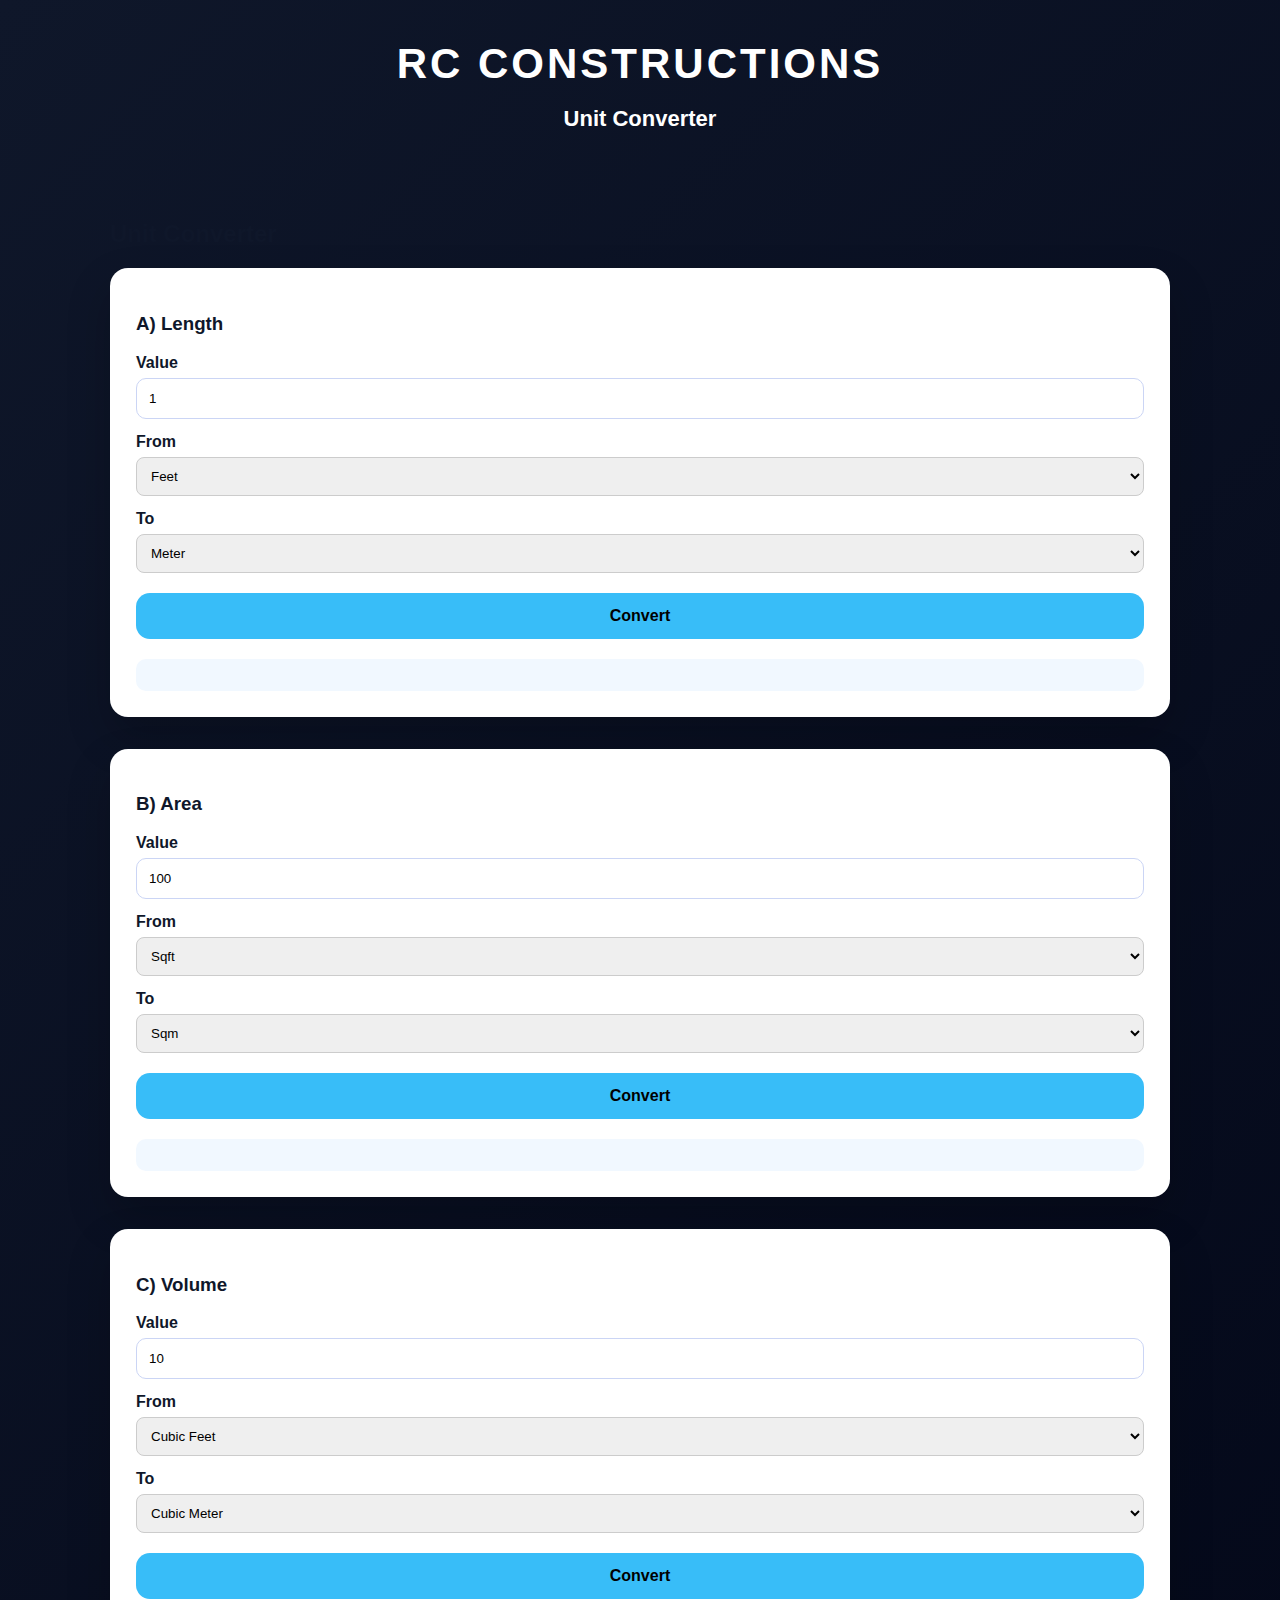
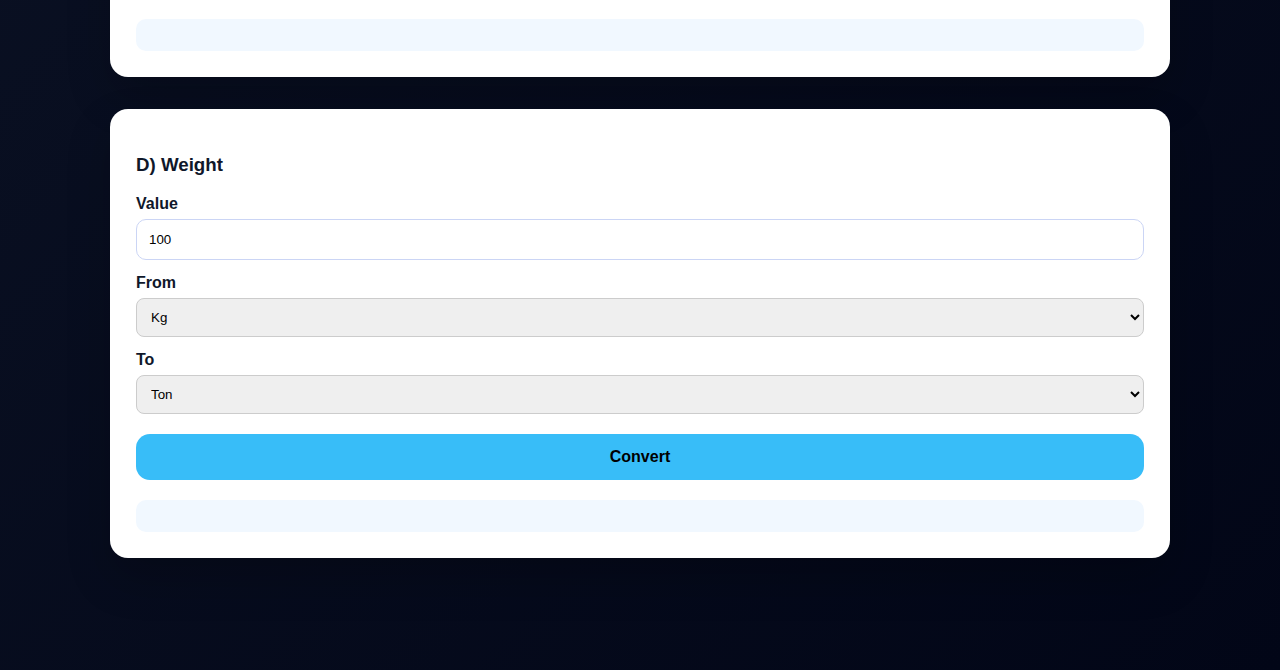
<file: estimators/unit-converter/index.html>
<!DOCTYPE html>
<html lang="en">
<head>
<meta charset="UTF-8">
<title>Unit Converter</title>

<!-- Main Site UI -->
<link rel="stylesheet" href="../../style.css">

<style>
.result-box{
  background:#f1f8ff;
  padding:16px;
  margin-top:20px;
  border-radius:10px;
  font-weight:600;
}
select{
  width:100%;
  padding:10px;
  border-radius:8px;
  border:1px solid #ccc;
}
</style>
</head>

<body>

<header class="site-header">
  <h1>RC CONSTRUCTIONS</h1>

  <div class="page-title">
    <h2>Unit Converter</h2>
  </div>
</header>

<main class="container fade-in">

  <div class="card">
    <h2>Unit Converter</h2>
  </div>

  <div class="card">

    <!-- A) LENGTH -->
    <div class="section">
      <h3>A) Length</h3>

      <label>Value</label>
      <input type="number" id="lenValue" value="1">

      <label>From</label>
      <select id="lenFrom">
        <option value="ft">Feet</option>
        <option value="m">Meter</option>
        <option value="mm">Millimeter</option>
      </select>

      <label>To</label>
      <select id="lenTo">
        <option value="m">Meter</option>
        <option value="ft">Feet</option>
        <option value="mm">Millimeter</option>
      </select>

      <button onclick="convertLength()">Convert</button>
      <div id="lenResult" class="result-box"></div>
    </div>

    <!-- B) AREA -->
    <div class="section">
      <h3>B) Area</h3>

      <label>Value</label>
      <input type="number" id="areaValue" value="100">

      <label>From</label>
      <select id="areaFrom">
        <option value="sqft">Sqft</option>
        <option value="sqm">Sqm</option>
      </select>

      <label>To</label>
      <select id="areaTo">
        <option value="sqm">Sqm</option>
        <option value="sqft">Sqft</option>
      </select>

      <button onclick="convertArea()">Convert</button>
      <div id="areaResult" class="result-box"></div>
    </div>

    <!-- C) VOLUME -->
    <div class="section">
      <h3>C) Volume</h3>

      <label>Value</label>
      <input type="number" id="volValue" value="10">

      <label>From</label>
      <select id="volFrom">
        <option value="cft">Cubic Feet</option>
        <option value="cum">Cubic Meter</option>
      </select>

      <label>To</label>
      <select id="volTo">
        <option value="cum">Cubic Meter</option>
        <option value="cft">Cubic Feet</option>
      </select>

      <button onclick="convertVolume()">Convert</button>
      <div id="volResult" class="result-box"></div>
    </div>

    <!-- D) WEIGHT -->
    <div class="section">
      <h3>D) Weight</h3>

      <label>Value</label>
      <input type="number" id="wtValue" value="100">

      <label>From</label>
      <select id="wtFrom">
        <option value="kg">Kg</option>
        <option value="ton">Ton</option>
      </select>

      <label>To</label>
      <select id="wtTo">
        <option value="ton">Ton</option>
        <option value="kg">Kg</option>
      </select>

      <button onclick="convertWeight()">Convert</button>
      <div id="wtResult" class="result-box"></div>
    </div>

  </div>
</main>

<script>
function convertLength(){
  const v = +document.getElementById("lenValue").value;
  const from = document.getElementById("lenFrom").value;
  const to = document.getElementById("lenTo").value;

  let meters;
  if(from==="ft") meters = v * 0.3048;
  if(from==="mm") meters = v / 1000;
  if(from==="m") meters = v;

  let result;
  if(to==="ft") result = meters / 0.3048;
  if(to==="mm") result = meters * 1000;
  if(to==="m") result = meters;

  document.getElementById("lenResult").innerHTML = `Result: <b>${result.toFixed(4)}</b>`;
}

function convertArea(){
  const v = +document.getElementById("areaValue").value;
  const from = document.getElementById("areaFrom").value;
  const to = document.getElementById("areaTo").value;

  let sqm = from==="sqft" ? v * 0.092903 : v;
  let result = to==="sqft" ? sqm / 0.092903 : sqm;

  document.getElementById("areaResult").innerHTML = `Result: <b>${result.toFixed(3)}</b>`;
}

function convertVolume(){
  const v = +document.getElementById("volValue").value;
  const from = document.getElementById("volFrom").value;
  const to = document.getElementById("volTo").value;

  let cum = from==="cft" ? v / 35.3147 : v;
  let result = to==="cft" ? cum * 35.3147 : cum;

  document.getElementById("volResult").innerHTML = `Result: <b>${result.toFixed(3)}</b>`;
}

function convertWeight(){
  const v = +document.getElementById("wtValue").value;
  const from = document.getElementById("wtFrom").value;
  const to = document.getElementById("wtTo").value;

  let kg = from==="ton" ? v * 1000 : v;
  let result = to==="ton" ? kg / 1000 : kg;

  document.getElementById("wtResult").innerHTML = `Result: <b>${result.toFixed(3)}</b>`;
}
</script>

</body>
</html>
</file>
<file: style.css>
/* =====================
   GLOBAL THEME
===================== */
:root {
  --primary: #0f172a;
  --secondary: #1e293b;
  --accent: #38bdf8;
  --card: #ffffff;
  --muted: #94a3b8;
  --bg: linear-gradient(135deg, #0f172a, #020617);
}

* {
  box-sizing: border-box;
  font-family: 'Poppins', Arial, sans-serif;
}

body {
  margin: 0;
  background: var(--bg);
  color: var(--primary);
  animation: pageFade 0.6s ease;
}

/* =====================
   PROFESSIONAL HEADER
===================== */
.site-header {
  position: ;
  top: 0;
  z-index: 1000;
  padding: 40px 20px 30px;
  text-align: center;
  color: #ffffff;
  backdrop-filter: none;
  animation: fadeDown 0.8s ease;
}

.site-header h1 {
  margin: 0;
  font-size: 42px;
  letter-spacing: 3px;
  font-weight: 700;
}

.site-header p {
  margin-top: 10px;
  font-size: 14px;
  letter-spacing: 1px;
  color: #cbd5f5;
}

/* =====================
   CONTAINER
===================== */
.container {
  max-width: 1100px;
  margin: 0px auto 60px;
  padding: 20px;
}

/* =====================
   SECTIONS / CARDS
===================== */
.section {
  background: var(--card);
  border-radius: 18px;
  padding: 26px;
  margin-bottom: 32px;
  box-shadow: 0 20px 45px rgba(0,0,0,0.2);
  animation: fadeUp 0.6s ease both;
  transition: transform 0.3s ease, box-shadow 0.3s ease;
}


/* =====================
   LINKS AS BUTTONS
===================== */
.section a {
  display: block;
  padding: 16px 20px;
  margin-bottom: 14px;
  border-radius: 14px;
  background: #f1f5f9;
  color: var(--primary);
  text-decoration: none;
  font-weight: 500;
  transition: all 0.25s ease;
  position: relative;
}

.section a:hover {
  background: var(--accent);
  color: #020617;
  transform: translateY(-3px);
  box-shadow: 0 12px 26px rgba(56,189,248,0.45);
}

.section a:active {
  transform: scale(0.97);
}

/* =====================
   FORM UI (ESTIMATORS)
===================== */
form {
  background: var(--card);
  padding: 26px;
  border-radius: 18px;
  box-shadow: 0 18px 36px rgba(0,0,0,0.2);
  animation: fadeUp 0.5s ease;
}

label {
  font-weight: 600;
  margin-top: 14px;
  display: block;
}

input,
select {
  width: 100%;
  padding: 12px;
  margin-top: 6px;
  border-radius: 10px;
  border: 1px solid #cbd5f5;
  outline: none;
  transition: border 0.2s ease, box-shadow 0.2s ease;
}

input:focus,
select:focus {
  border-color: var(--accent);
  box-shadow: 0 0 0 3px rgba(56,189,248,0.25);
}

/* =====================
   BUTTONS
===================== */
button {
  margin-top: 20px;
  padding: 14px;
  width: 100%;
  border-radius: 14px;
  border: none;
  background: var(--accent);
  font-size: 16px;
  font-weight: 600;
  cursor: pointer;
  transition: 0.25s;
}

button:hover {
  transform: translateY(-3px);
  box-shadow: 0 14px 28px rgba(56,189,248,0.45);
}

/* =====================
   TABLES
===================== */
table {
  width: 100%;
  margin-top: 20px;
  border-collapse: collapse;
}

th,
td {
  padding: 12px;
  border-bottom: 1px solid #e5e7eb;
  text-align: center;
}

th {
  background: #f1f5f9;
}

/* =====================
   FOOTER (OPTIONAL)
===================== */
footer {
  text-align: center;
  color: #94a3b8;
  padding: 20px 0;
  font-size: 13px;
}

/* =====================
   ANIMATIONS
===================== */
@keyframes fadeUp {
  from {
    opacity: 0;
    transform: translateY(30px);
  }
  to {
    opacity: 1;
    transform: translateY(0);
  }
}

@keyframes fadeDown {
  from {
    opacity: 0;
    transform: translateY(-30px);
  }
  to {
    opacity: 1;
    transform: translateY(0);
  }
}

@keyframes pageFade {
  from {
    opacity: 0;
  }
  to {
    opacity: 1;
  }
}

/* =====================
   RESPONSIVE
===================== */
@media (max-width: 768px) {
  .site-header h1 {
    font-size: 32px;
  }

  .container {
    margin-top: -40px;
  }
}
.page-title h2 {
  margin-top: 18px;
  font-size: 22px;
  font-weight: 600;
}

.page-title span {
  display: block;
  margin-top: 4px;
  font-size: 13px;
  color: #cbd5f5;
}
header h2 {
  color: ##cbd5f5;
  font-weight: 500;
  margin-top: 8px;
}

header p {
  color: #cbd5f5;
  margin-top: 6px;
}


.video-bg{
  position:fixed;
  inset:0;
  z-index:-1;
}
.video-bg video{
  width:100%;
  height:100%;
  object-fit:cover;
}
/* LOGOUT BUTTON */

.logout-btn {
  background: linear-gradient(135deg, #ff4d4d, #ff1a1a);
  color: #fff;
  border: none;
  padding: 8px 20px;
  border-radius: 25px;
  font-size: 14px;
  font-weight: 600;
  cursor: pointer;
  transition: all 0.3s ease;
  box-shadow: 0 4px 12px rgba(255, 0, 0, 0.3);
}

/* Hover effect */
.logout-btn:hover {
  background: linear-gradient(135deg, #ff1a1a, #cc0000);
  transform: translateY(-2px);
  box-shadow: 0 6px 18px rgba(255, 0, 0, 0.5);
}

/* Click effect */
.logout-btn:active {
  transform: scale(0.95);
}
</file>
